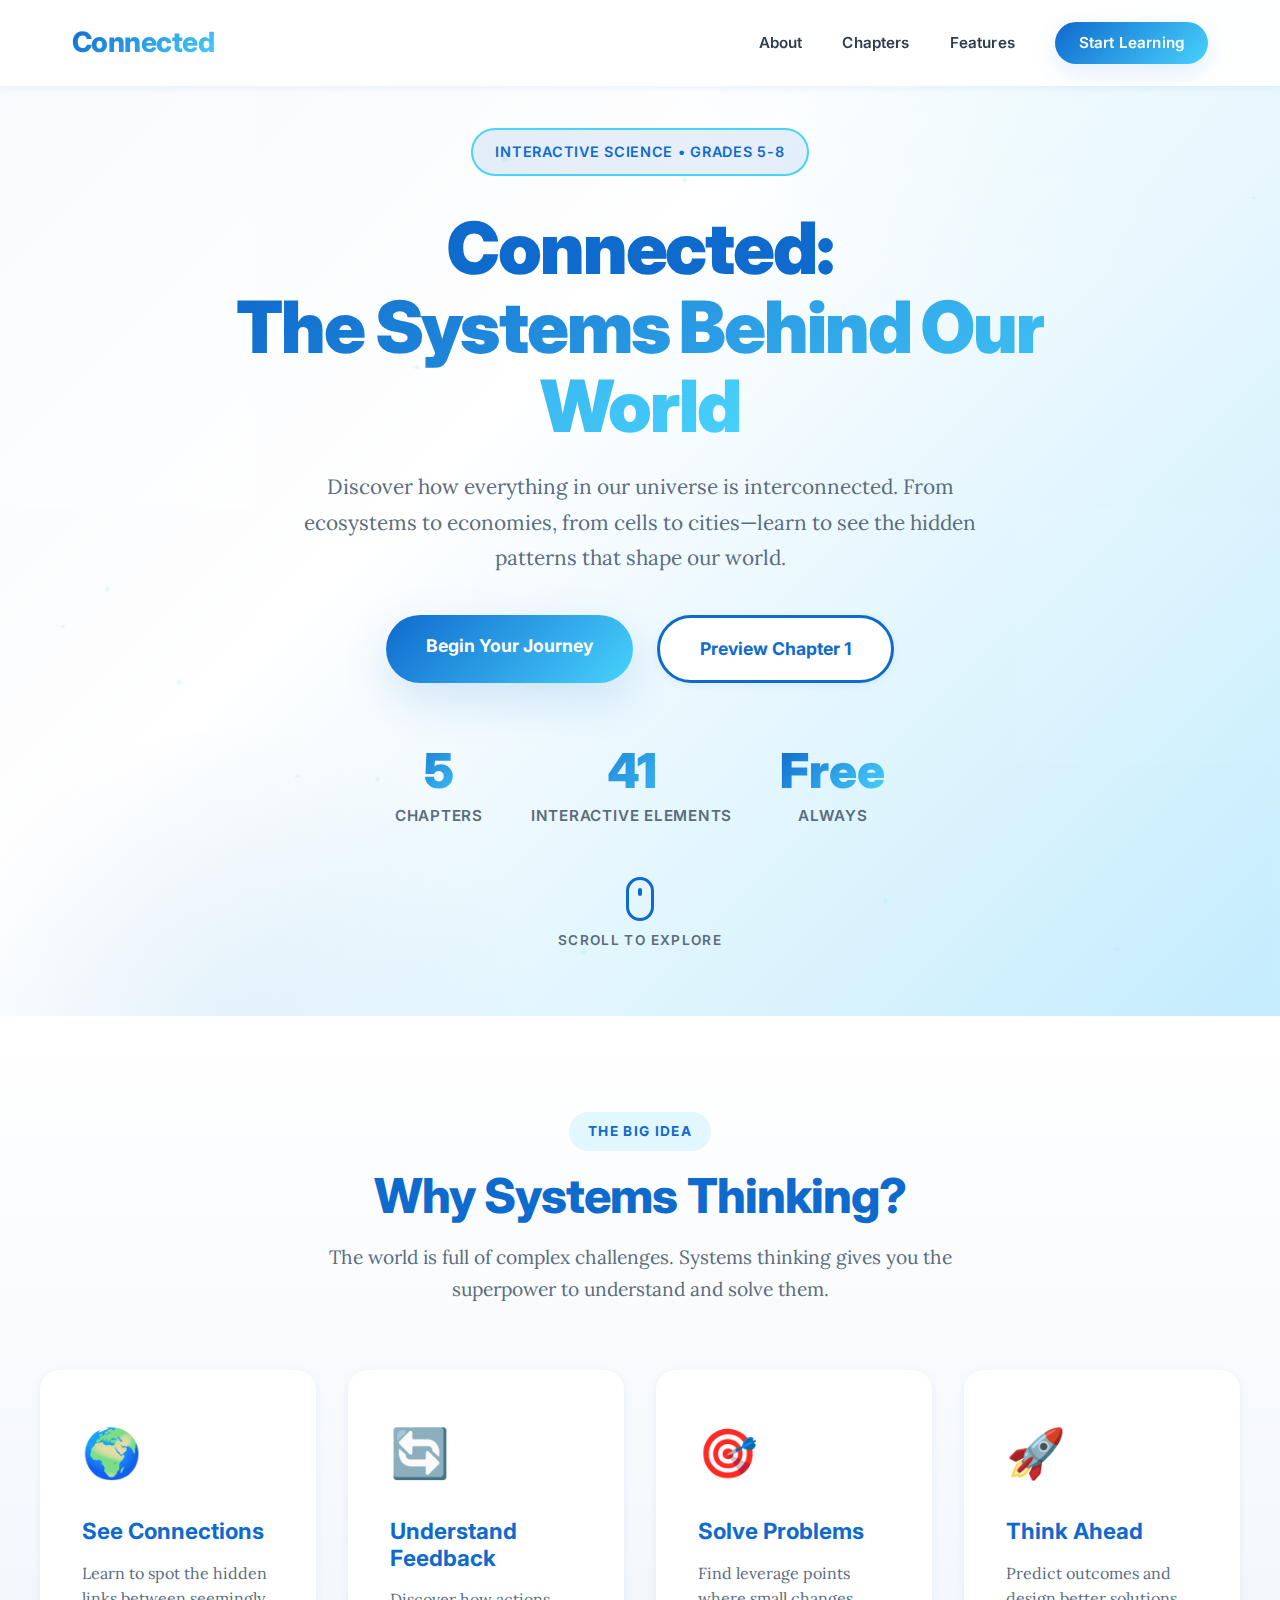
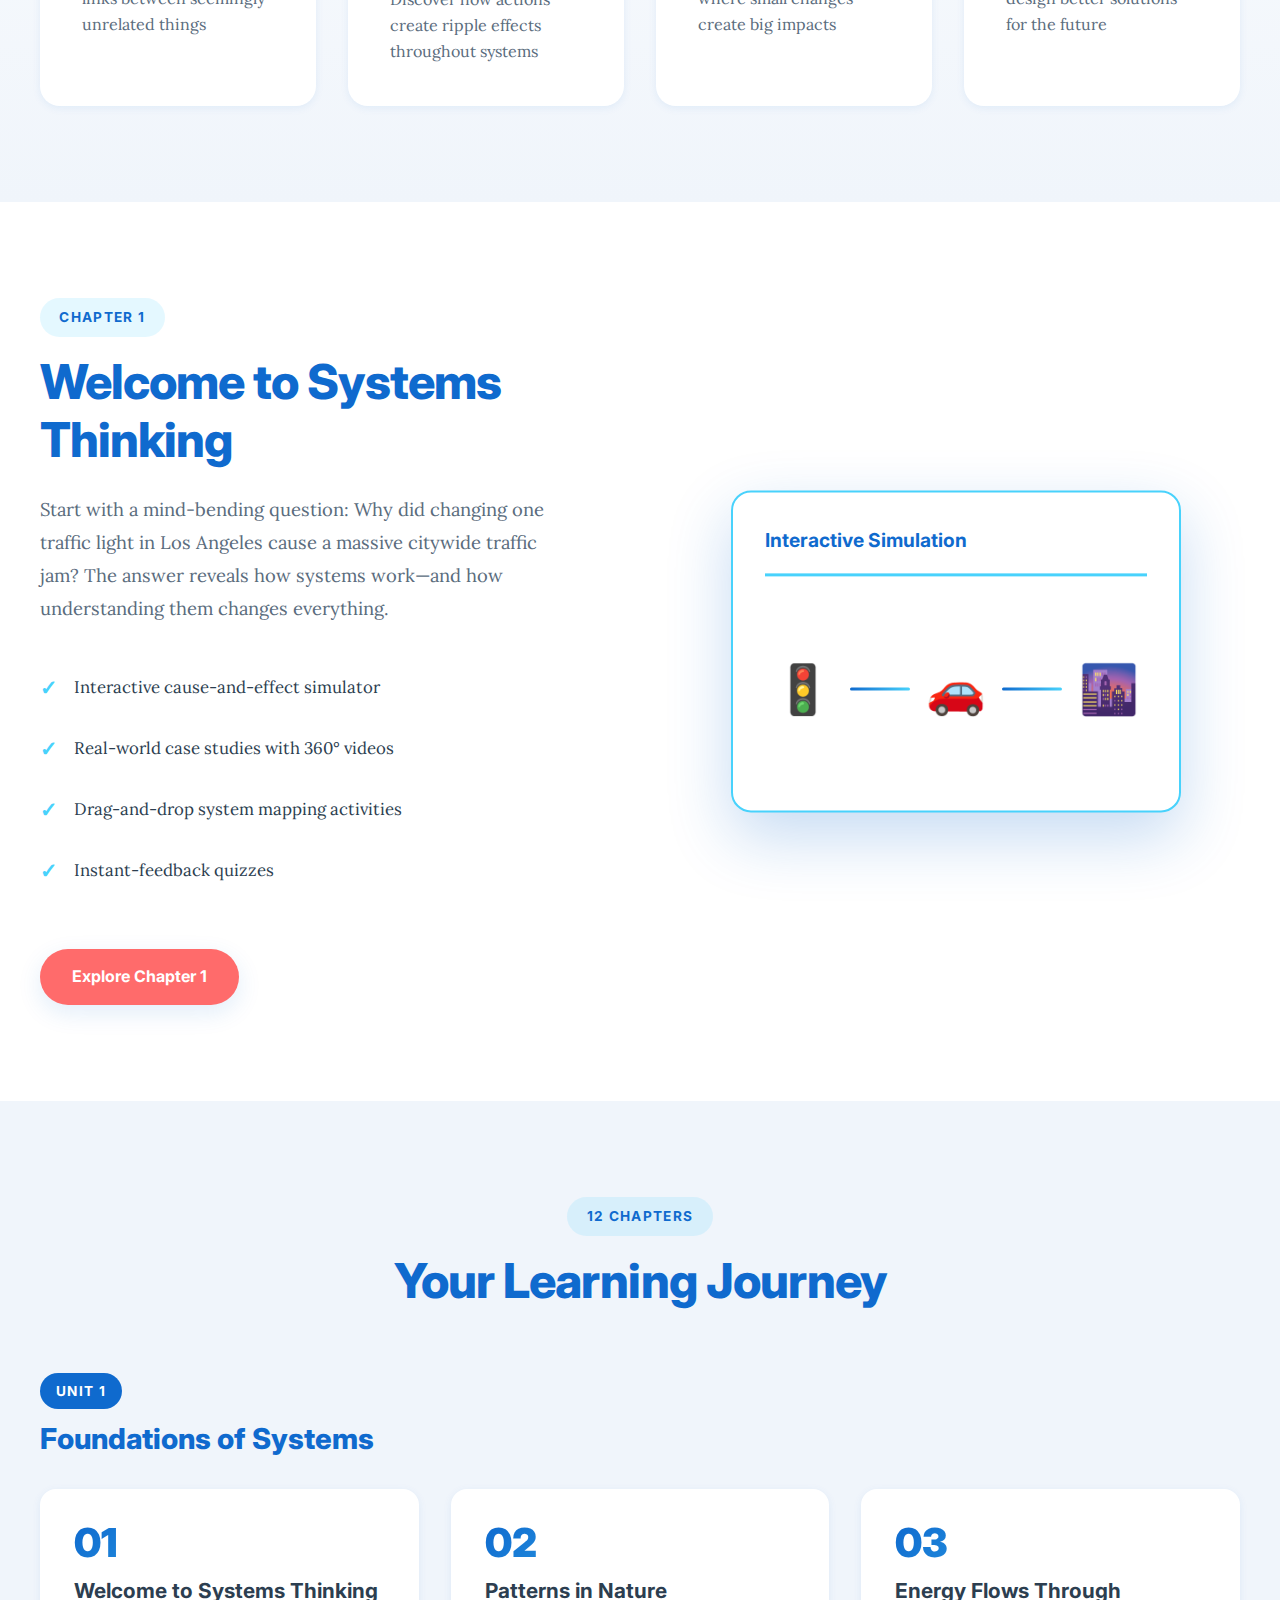
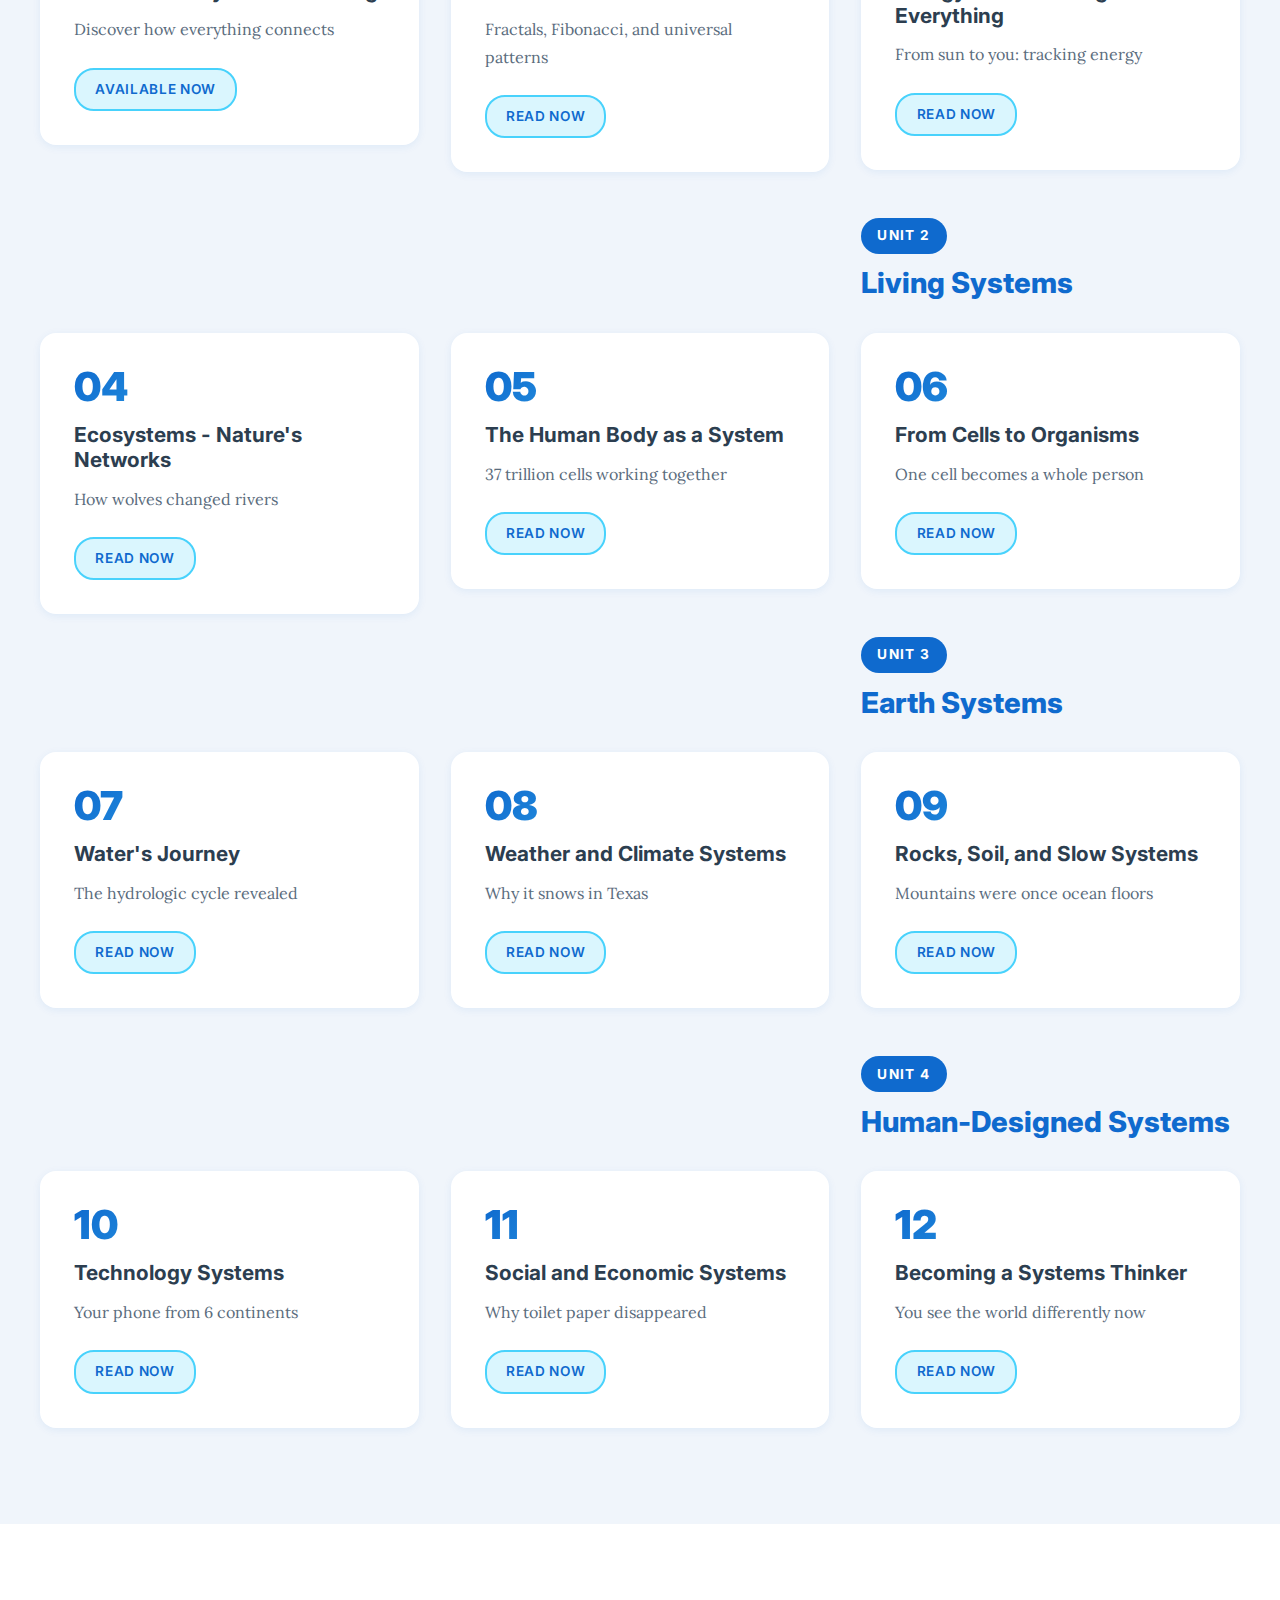
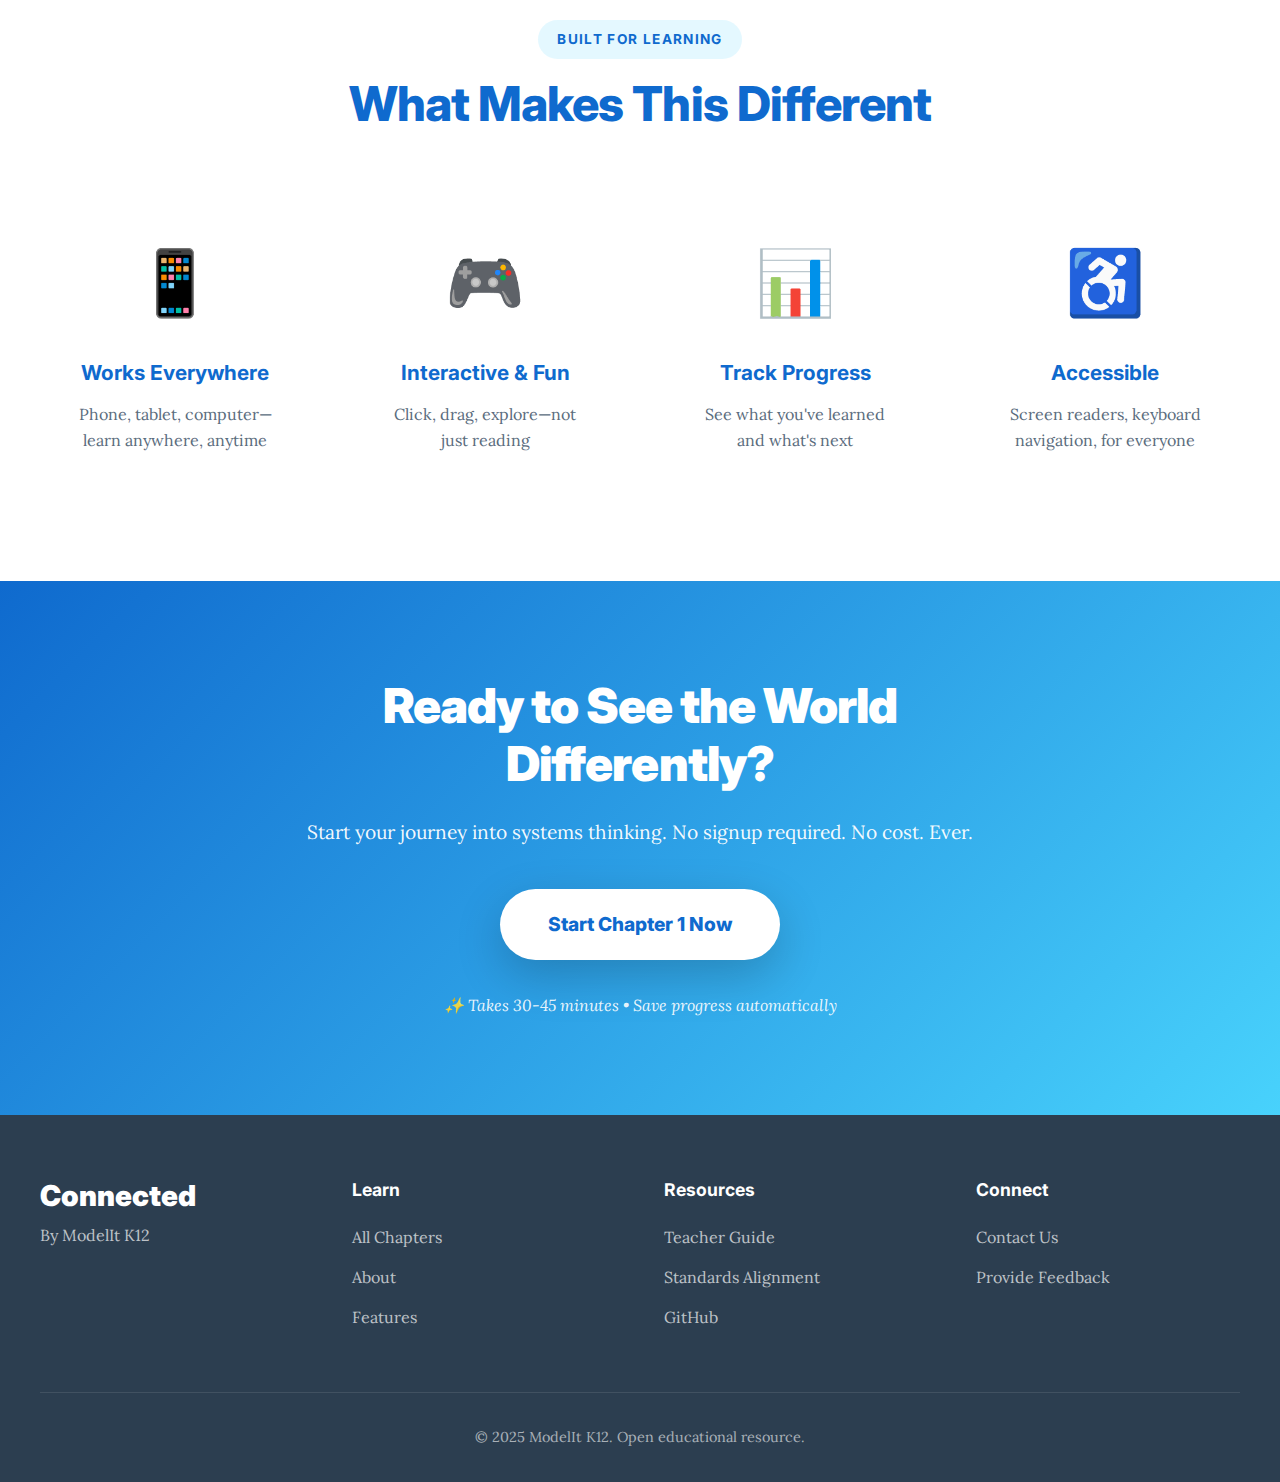
<file: index.html>
<!DOCTYPE html>
<html lang="en">
<head>
    <meta charset="UTF-8">
    <meta name="viewport" content="width=device-width, initial-scale=1.0">
    <meta name="description" content="Connected: The Systems Behind Our World - An interactive science textbook for grades 5-8">
    <title>Connected | Interactive Science Textbook</title>
    <link rel="preconnect" href="https://fonts.googleapis.com">
    <link rel="preconnect" href="https://fonts.gstatic.com" crossorigin>
    <link href="https://fonts.googleapis.com/css2?family=Inter:wght@400;600;800&family=Lora:wght@400;600&display=swap" rel="stylesheet">
    <link rel="stylesheet" href="css/main.css">
</head>
<body>
    <!-- Navigation -->
    <nav class="nav" id="mainNav">
        <div class="nav-container">
            <div class="nav-logo">Connected</div>
            <ul class="nav-menu">
                <li><a href="#about">About</a></li>
                <li><a href="#chapters">Chapters</a></li>
                <li><a href="#features">Features</a></li>
                <li><a href="#start" class="btn-primary">Start Learning</a></li>
            </ul>
        </div>
    </nav>

    <!-- Hero Section -->
    <section class="hero">
        <div class="hero-background"></div>
        <div class="hero-content">
            <div class="hero-badge">Interactive Science • Grades 5-8</div>
            <h1 class="hero-title">
                Connected:<br>
                <span class="gradient-text">The Systems Behind Our World</span>
            </h1>
            <p class="hero-description">
                Discover how everything in our universe is interconnected. From ecosystems to economies,
                from cells to cities—learn to see the hidden patterns that shape our world.
            </p>
            <div class="hero-cta">
                <a href="#start" class="btn-hero">Begin Your Journey</a>
                <a href="#preview" class="btn-secondary">Preview Chapter 1</a>
            </div>
            <div class="hero-stats">
                <div class="stat">
                    <div class="stat-number">12</div>
                    <div class="stat-label">Chapters</div>
                </div>
                <div class="stat">
                    <div class="stat-number">100+</div>
                    <div class="stat-label">Interactive Elements</div>
                </div>
                <div class="stat">
                    <div class="stat-number">Free</div>
                    <div class="stat-label">Always</div>
                </div>
            </div>
        </div>
        <div class="scroll-indicator">
            <div class="scroll-icon"></div>
            <span>Scroll to explore</span>
        </div>
    </section>

    <!-- Why Systems Thinking -->
    <section class="section why-section">
        <div class="container">
            <div class="section-header">
                <span class="section-tag">The Big Idea</span>
                <h2 class="section-title">Why Systems Thinking?</h2>
                <p class="section-subtitle">
                    The world is full of complex challenges. Systems thinking gives you the superpower
                    to understand and solve them.
                </p>
            </div>

            <div class="feature-grid">
                <div class="feature-card">
                    <div class="feature-icon">🌍</div>
                    <h3>See Connections</h3>
                    <p>Learn to spot the hidden links between seemingly unrelated things</p>
                </div>
                <div class="feature-card">
                    <div class="feature-icon">🔄</div>
                    <h3>Understand Feedback</h3>
                    <p>Discover how actions create ripple effects throughout systems</p>
                </div>
                <div class="feature-card">
                    <div class="feature-icon">🎯</div>
                    <h3>Solve Problems</h3>
                    <p>Find leverage points where small changes create big impacts</p>
                </div>
                <div class="feature-card">
                    <div class="feature-icon">🚀</div>
                    <h3>Think Ahead</h3>
                    <p>Predict outcomes and design better solutions for the future</p>
                </div>
            </div>
        </div>
    </section>

    <!-- Interactive Preview -->
    <section class="section preview-section" id="preview">
        <div class="container">
            <div class="preview-content">
                <div class="preview-text">
                    <span class="section-tag">Chapter 1</span>
                    <h2 class="section-title">Welcome to Systems Thinking</h2>
                    <p class="preview-description">
                        Start with a mind-bending question: Why did changing one traffic light in
                        Los Angeles cause a massive citywide traffic jam? The answer reveals how
                        systems work—and how understanding them changes everything.
                    </p>
                    <ul class="preview-list">
                        <li><span>✓</span> Interactive cause-and-effect simulator</li>
                        <li><span>✓</span> Real-world case studies with 360° videos</li>
                        <li><span>✓</span> Drag-and-drop system mapping activities</li>
                        <li><span>✓</span> Instant-feedback quizzes</li>
                    </ul>
                    <a href="chapters/chapter-01/" class="btn-preview">Explore Chapter 1</a>
                </div>
                <div class="preview-visual">
                    <div class="preview-card card-1">
                        <div class="card-header">Interactive Simulation</div>
                        <div class="card-body">
                            <div class="simulation-demo">
                                <div class="node">🚦</div>
                                <div class="connector"></div>
                                <div class="node">🚗</div>
                                <div class="connector"></div>
                                <div class="node">🌆</div>
                            </div>
                        </div>
                    </div>
                </div>
            </div>
        </div>
    </section>

    <!-- All Chapters -->
    <section class="section chapters-section" id="chapters">
        <div class="container">
            <div class="section-header">
                <span class="section-tag">12 Chapters</span>
                <h2 class="section-title">Your Learning Journey</h2>
            </div>

            <div class="chapters-grid">
                <!-- Unit 1 -->
                <div class="unit-header">
                    <div class="unit-number">Unit 1</div>
                    <h3>Foundations of Systems</h3>
                </div>

                <a href="chapters/chapter-01/" class="chapter-link">
                <div class="chapter-card">
                    <div class="chapter-number">01</div>
                    <h4>Welcome to Systems Thinking</h4>
                    <p>Discover how everything connects</p>
                    <span class="chapter-badge available">Available Now</span>
                </div>

                <a href="chapters/chapter-02/" class="chapter-link">
                <div class="chapter-card">
                    <div class="chapter-number">02</div>
                    <h4>Patterns in Nature</h4>
                    <p>Fractals, Fibonacci, and universal patterns</p>
                    <span class="chapter-badge available">Read Now</span>
                </div>
                </a>
                </a>
                </a>
                </a>
                </a>
                </a>
                </a>
                </a>
                </a>
                </a>
                </a>
                </a>

                <a href="chapters/chapter-03/" class="chapter-link">
                <div class="chapter-card">
                    <div class="chapter-number">03</div>
                    <h4>Energy Flows Through Everything</h4>
                    <p>From sun to you: tracking energy</p>
                    <span class="chapter-badge available">Read Now</span>
                </div>

                <!-- Unit 2 -->
                <div class="unit-header">
                    <div class="unit-number">Unit 2</div>
                    <h3>Living Systems</h3>
                </div>

                <a href="chapters/chapter-04/" class="chapter-link">
                <div class="chapter-card">
                    <div class="chapter-number">04</div>
                    <h4>Ecosystems - Nature's Networks</h4>
                    <p>How wolves changed rivers</p>
                    <span class="chapter-badge available">Read Now</span>
                </div>

                <a href="chapters/chapter-05/" class="chapter-link">
                <div class="chapter-card">
                    <div class="chapter-number">05</div>
                    <h4>The Human Body as a System</h4>
                    <p>37 trillion cells working together</p>
                    <span class="chapter-badge available">Read Now</span>
                </div>

                <a href="chapters/chapter-06/" class="chapter-link">
                <div class="chapter-card">
                    <div class="chapter-number">06</div>
                    <h4>From Cells to Organisms</h4>
                    <p>One cell becomes a whole person</p>
                    <span class="chapter-badge available">Read Now</span>
                </div>

                <!-- Unit 3 -->
                <div class="unit-header">
                    <div class="unit-number">Unit 3</div>
                    <h3>Earth Systems</h3>
                </div>

                <a href="chapters/chapter-07/" class="chapter-link">
                <div class="chapter-card">
                    <div class="chapter-number">07</div>
                    <h4>Water's Journey</h4>
                    <p>The hydrologic cycle revealed</p>
                    <span class="chapter-badge available">Read Now</span>
                </div>

                <a href="chapters/chapter-08/" class="chapter-link">
                <div class="chapter-card">
                    <div class="chapter-number">08</div>
                    <h4>Weather and Climate Systems</h4>
                    <p>Why it snows in Texas</p>
                    <span class="chapter-badge available">Read Now</span>
                </div>

                <a href="chapters/chapter-09/" class="chapter-link">
                <div class="chapter-card">
                    <div class="chapter-number">09</div>
                    <h4>Rocks, Soil, and Slow Systems</h4>
                    <p>Mountains were once ocean floors</p>
                    <span class="chapter-badge available">Read Now</span>
                </div>

                <!-- Unit 4 -->
                <div class="unit-header">
                    <div class="unit-number">Unit 4</div>
                    <h3>Human-Designed Systems</h3>
                </div>

                <a href="chapters/chapter-10/" class="chapter-link">
                <div class="chapter-card">
                    <div class="chapter-number">10</div>
                    <h4>Technology Systems</h4>
                    <p>Your phone from 6 continents</p>
                    <span class="chapter-badge available">Read Now</span>
                </div>

                <a href="chapters/chapter-11/" class="chapter-link">
                <div class="chapter-card">
                    <div class="chapter-number">11</div>
                    <h4>Social and Economic Systems</h4>
                    <p>Why toilet paper disappeared</p>
                    <span class="chapter-badge available">Read Now</span>
                </div>

                <a href="chapters/chapter-12/" class="chapter-link">
                <div class="chapter-card">
                    <div class="chapter-number">12</div>
                    <h4>Becoming a Systems Thinker</h4>
                    <p>You see the world differently now</p>
                    <span class="chapter-badge available">Read Now</span>
                </div>
            </div>
        </div>
    </section>

    <!-- Features -->
    <section class="section features-section" id="features">
        <div class="container">
            <div class="section-header">
                <span class="section-tag">Built for Learning</span>
                <h2 class="section-title">What Makes This Different</h2>
            </div>

            <div class="features-showcase">
                <div class="showcase-item">
                    <div class="showcase-visual">📱</div>
                    <h3>Works Everywhere</h3>
                    <p>Phone, tablet, computer—learn anywhere, anytime</p>
                </div>
                <div class="showcase-item">
                    <div class="showcase-visual">🎮</div>
                    <h3>Interactive & Fun</h3>
                    <p>Click, drag, explore—not just reading</p>
                </div>
                <div class="showcase-item">
                    <div class="showcase-visual">📊</div>
                    <h3>Track Progress</h3>
                    <p>See what you've learned and what's next</p>
                </div>
                <div class="showcase-item">
                    <div class="showcase-visual">♿</div>
                    <h3>Accessible</h3>
                    <p>Screen readers, keyboard navigation, for everyone</p>
                </div>
            </div>
        </div>
    </section>

    <!-- CTA Section -->
    <section class="section cta-section" id="start">
        <div class="container">
            <div class="cta-content">
                <h2 class="cta-title">Ready to See the World Differently?</h2>
                <p class="cta-description">
                    Start your journey into systems thinking. No signup required. No cost. Ever.
                </p>
                <a href="chapters/chapter-01/" class="btn-cta">Start Chapter 1 Now</a>
                <p class="cta-note">✨ Takes 30-45 minutes • Save progress automatically</p>
            </div>
        </div>
    </section>

    <!-- Footer -->
    <footer class="footer">
        <div class="container">
            <div class="footer-content">
                <div class="footer-brand">
                    <h3>Connected</h3>
                    <p>By ModelIt K12</p>
                </div>
                <div class="footer-links">
                    <h4>Learn</h4>
                    <ul>
                        <li><a href="#chapters">All Chapters</a></li>
                        <li><a href="#about">About</a></li>
                        <li><a href="#features">Features</a></li>
                    </ul>
                </div>
                <div class="footer-links">
                    <h4>Resources</h4>
                    <ul>
                        <li><a href="#">Teacher Guide</a></li>
                        <li><a href="#">Standards Alignment</a></li>
                        <li><a href="https://github.com/charlesmartinedd/modelit-textbook-interactive">GitHub</a></li>
                    </ul>
                </div>
                <div class="footer-links">
                    <h4>Connect</h4>
                    <ul>
                        <li><a href="#">Contact Us</a></li>
                        <li><a href="#">Provide Feedback</a></li>
                    </ul>
                </div>
            </div>
            <div class="footer-bottom">
                <p>&copy; 2025 ModelIt K12. Open educational resource.</p>
            </div>
        </div>
    </footer>

    <script src="js/main.js"></script>
</body>
</html>
</file>
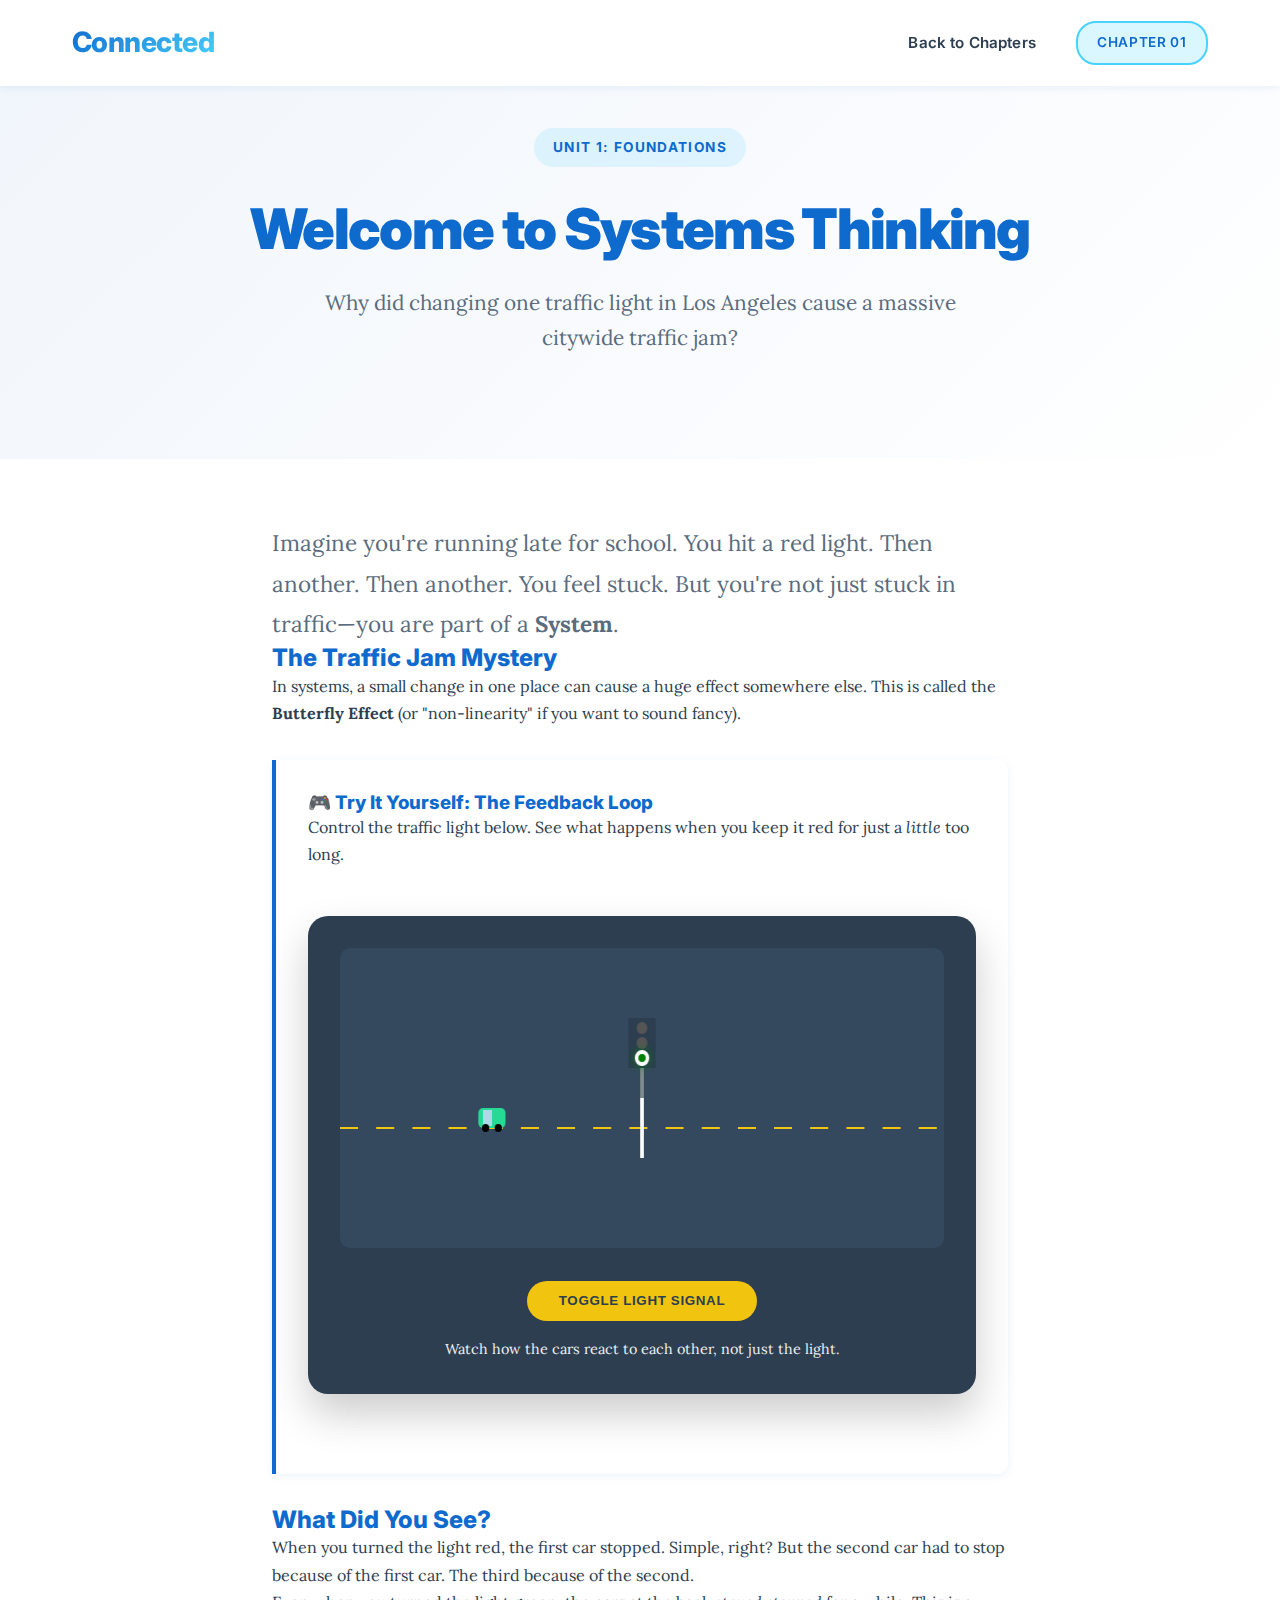
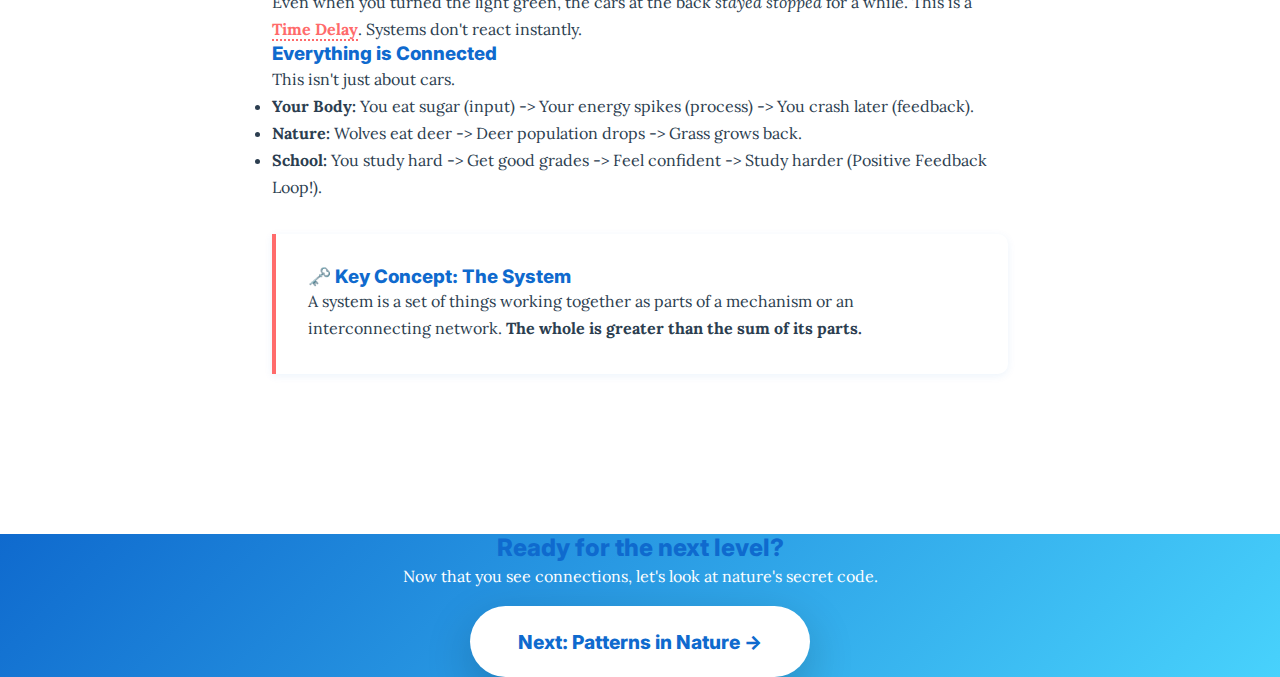
<file: chapters/chapter-01/index.html>
<!DOCTYPE html>
<html lang="en">
<head>
    <meta charset="UTF-8">
    <meta name="viewport" content="width=device-width, initial-scale=1.0">
    <title>Chapter 1: Welcome to Systems Thinking | Connected</title>
    <link rel="preconnect" href="https://fonts.googleapis.com">
    <link rel="preconnect" href="https://fonts.gstatic.com" crossorigin>
    <link href="https://fonts.googleapis.com/css2?family=Inter:wght@400;600;800&family=Lora:wght@400;600&display=swap" rel="stylesheet">
    <link rel="stylesheet" href="../../css/main.css">
    <style>
        /* Chapter Specific Styles */
        .chapter-header {
            background: linear-gradient(135deg, #f0f5fb 0%, #ffffff 100%);
            padding: 8rem 2rem 4rem;
            text-align: center;
        }
        
        .simulation-container {
            background: #2c3e50;
            border-radius: 20px;
            padding: 2rem;
            margin: 3rem 0;
            box-shadow: 0 20px 40px rgba(0,0,0,0.2);
            position: relative;
            overflow: hidden;
        }

        canvas {
            width: 100%;
            height: 300px;
            background: #34495e;
            border-radius: 10px;
        }

        .sim-controls {
            display: flex;
            justify-content: center;
            gap: 1rem;
            margin-top: 1.5rem;
        }

        .btn-sim {
            background: #f1c40f;
            color: #2c3e50;
            border: none;
            padding: 0.8rem 2rem;
            font-weight: 800;
            border-radius: 50px;
            cursor: pointer;
            transition: transform 0.2s;
            text-transform: uppercase;
            letter-spacing: 0.05em;
        }

        .btn-sim:hover {
            transform: scale(1.05);
            background: #f39c12;
        }

        .content-block {
            max-width: 800px;
            margin: 0 auto;
            padding: 4rem 2rem;
        }

        .concept-card {
            background: white;
            border-left: 4px solid var(--primary-blue);
            padding: 2rem;
            margin: 2rem 0;
            box-shadow: var(--shadow-sm);
            border-radius: 0 10px 10px 0;
        }

        .key-term {
            color: var(--accent-coral);
            font-weight: 700;
            cursor: help;
            border-bottom: 2px dotted var(--accent-coral);
        }
    </style>
</head>
<body>
    <!-- Navigation -->
    <nav class="nav">
        <div class="nav-container">
            <a href="../../index.html" class="nav-logo">Connected</a>
            <ul class="nav-menu">
                <li><a href="../../index.html#chapters">Back to Chapters</a></li>
                <li><span class="chapter-badge available">Chapter 01</span></li>
            </ul>
        </div>
    </nav>

    <!-- Chapter Hero -->
    <header class="chapter-header">
        <div class="container">
            <span class="section-tag">Unit 1: Foundations</span>
            <h1 class="hero-title" style="font-size: 3.5rem; margin-top: 1rem;">Welcome to Systems Thinking</h1>
            <p class="hero-description">
                Why did changing one traffic light in Los Angeles cause a massive citywide traffic jam?
            </p>
        </div>
    </header>

    <!-- Main Content -->
    <main>
        <article class="content-block">
            <p class="lead-text" style="font-size: 1.4rem; line-height: 1.8; color: var(--gray-text);">
                Imagine you're running late for school. You hit a red light. Then another. Then another. 
                You feel stuck. But you're not just stuck in traffic—you are part of a <strong>System</strong>.
            </p>

            <h2>The Traffic Jam Mystery</h2>
            <p>
                In systems, a small change in one place can cause a huge effect somewhere else. 
                This is called the <strong>Butterfly Effect</strong> (or "non-linearity" if you want to sound fancy).
            </p>

            <div class="concept-card">
                <h3>🎮 Try It Yourself: The Feedback Loop</h3>
                <p>Control the traffic light below. See what happens when you keep it red for just a <em>little</em> too long.</p>
                
                <div class="simulation-container">
                    <canvas id="trafficCanvas"></canvas>
                    <div class="sim-controls">
                        <button id="toggleLightBtn" class="btn-sim">Toggle Light Signal</button>
                    </div>
                    <p style="color: #ecf0f1; text-align: center; margin-top: 1rem; font-size: 0.9rem;">
                        Watch how the cars react to each other, not just the light.
                    </p>
                </div>
            </div>

            <h2>What Did You See?</h2>
            <p>
                When you turned the light red, the first car stopped. Simple, right? 
                But the second car had to stop because of the first car. The third because of the second.
            </p>
            <p>
                Even when you turned the light green, the cars at the back <em>stayed stopped</em> for a while. 
                This is a <span class="key-term" title="A delay between a cause and its effect">Time Delay</span>. 
                Systems don't react instantly.
            </p>

            <h3>Everything is Connected</h3>
            <p>
                This isn't just about cars.
                <ul>
                    <li><strong>Your Body:</strong> You eat sugar (input) -> Your energy spikes (process) -> You crash later (feedback).</li>
                    <li><strong>Nature:</strong> Wolves eat deer -> Deer population drops -> Grass grows back.</li>
                    <li><strong>School:</strong> You study hard -> Get good grades -> Feel confident -> Study harder (Positive Feedback Loop!).</li>
                </ul>
            </p>

            <div class="concept-card" style="border-left-color: var(--accent-coral);">
                <h3>🗝️ Key Concept: The System</h3>
                <p>
                    A system is a set of things working together as parts of a mechanism or an interconnecting network.
                    <strong>The whole is greater than the sum of its parts.</strong>
                </p>
            </div>

        </article>

        <!-- Next Chapter CTA -->
        <section class="cta-section" style="margin-top: 4rem;">
            <div class="container">
                <h2>Ready for the next level?</h2>
                <p>Now that you see connections, let's look at nature's secret code.</p>
                <a href="../chapter-02/" class="btn-cta" style="margin-top: 1rem;">Next: Patterns in Nature →</a>
            </div>
        </section>
    </main>

    <!-- Scripts -->
    <script src="../../js/main.js"></script>
    <script src="traffic-simulation.js"></script>
</body>
</html>
</file>
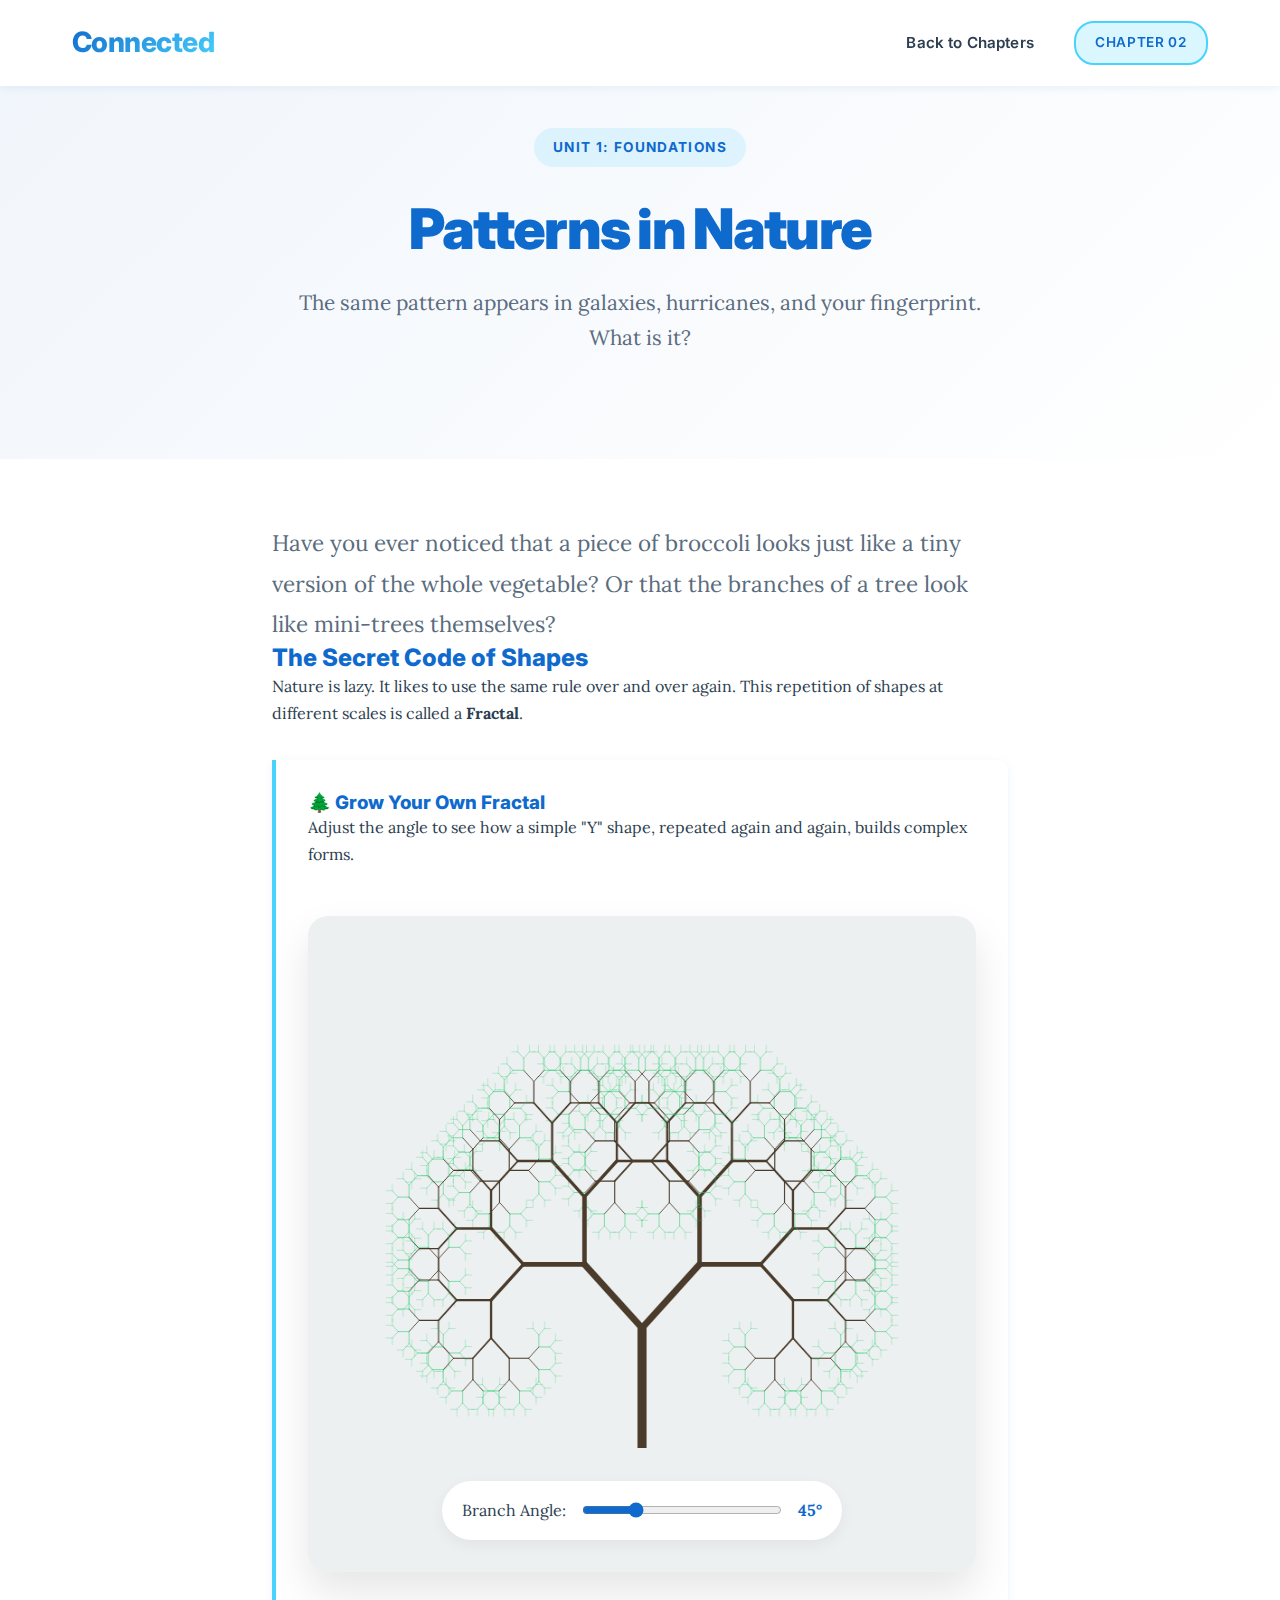
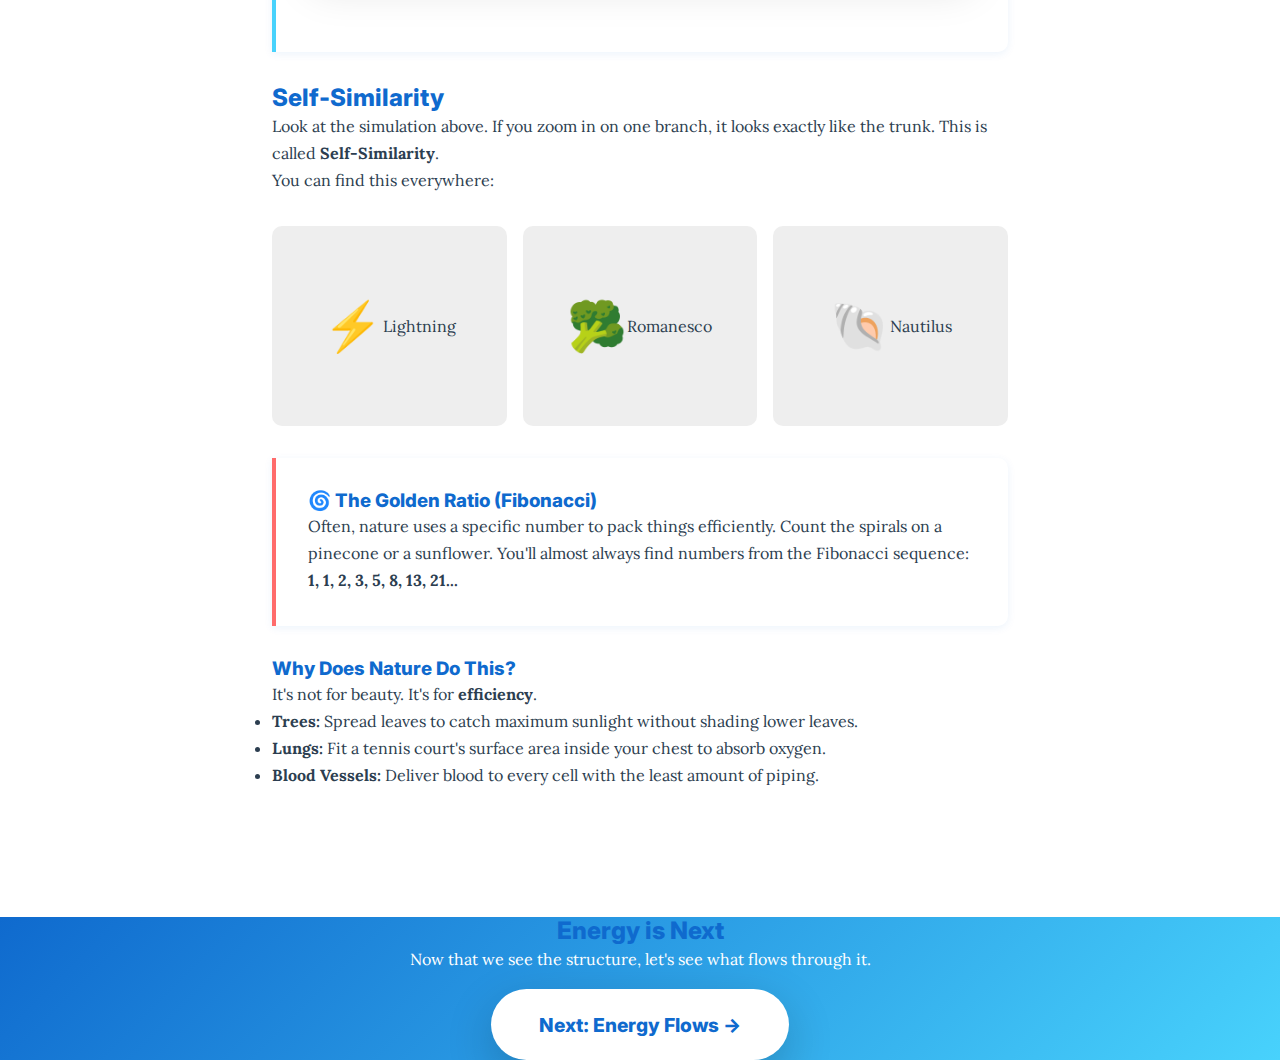
<file: chapters/chapter-02/index.html>
<!DOCTYPE html>
<html lang="en">
<head>
    <meta charset="UTF-8">
    <meta name="viewport" content="width=device-width, initial-scale=1.0">
    <title>Chapter 2: Patterns in Nature | Connected</title>
    <link rel="preconnect" href="https://fonts.googleapis.com">
    <link rel="preconnect" href="https://fonts.gstatic.com" crossorigin>
    <link href="https://fonts.googleapis.com/css2?family=Inter:wght@400;600;800&family=Lora:wght@400;600&display=swap" rel="stylesheet">
    <link rel="stylesheet" href="../../css/main.css">
    <style>
        .chapter-header {
            background: linear-gradient(135deg, #f0f5fb 0%, #ffffff 100%);
            padding: 8rem 2rem 4rem;
            text-align: center;
        }
        
        .simulation-container {
            background: #ecf0f1;
            border-radius: 20px;
            padding: 2rem;
            margin: 3rem 0;
            box-shadow: 0 20px 40px rgba(0,0,0,0.1);
            position: relative;
            overflow: hidden;
        }

        canvas {
            width: 100%;
            height: 500px;
            background: transparent;
        }

        .sim-controls {
            display: flex;
            justify-content: center;
            align-items: center;
            gap: 1rem;
            margin-top: 1.5rem;
            background: white;
            padding: 1rem;
            border-radius: 50px;
            box-shadow: 0 5px 15px rgba(0,0,0,0.05);
            max-width: 400px;
            margin-left: auto;
            margin-right: auto;
        }

        input[type=range] {
            width: 200px;
            accent-color: var(--primary-blue);
        }

        .content-block {
            max-width: 800px;
            margin: 0 auto;
            padding: 4rem 2rem;
        }

        .concept-card {
            background: white;
            border-left: 4px solid var(--bright-cyan);
            padding: 2rem;
            margin: 2rem 0;
            box-shadow: var(--shadow-sm);
            border-radius: 0 10px 10px 0;
        }

        .grid-images {
            display: grid;
            grid-template-columns: repeat(auto-fit, minmax(200px, 1fr));
            gap: 1rem;
            margin: 2rem 0;
        }

        .grid-item {
            background: #eee;
            height: 200px;
            border-radius: 10px;
            display: flex;
            align-items: center;
            justify-content: center;
            font-size: 3rem;
        }
    </style>
</head>
<body>
    <!-- Navigation -->
    <nav class="nav">
        <div class="nav-container">
            <a href="../../index.html" class="nav-logo">Connected</a>
            <ul class="nav-menu">
                <li><a href="../../index.html#chapters">Back to Chapters</a></li>
                <li><span class="chapter-badge available">Chapter 02</span></li>
            </ul>
        </div>
    </nav>

    <!-- Chapter Hero -->
    <header class="chapter-header">
        <div class="container">
            <span class="section-tag">Unit 1: Foundations</span>
            <h1 class="hero-title" style="font-size: 3.5rem; margin-top: 1rem;">Patterns in Nature</h1>
            <p class="hero-description">
                The same pattern appears in galaxies, hurricanes, and your fingerprint. What is it?
            </p>
        </div>
    </header>

    <!-- Main Content -->
    <main>
        <article class="content-block">
            <p class="lead-text" style="font-size: 1.4rem; line-height: 1.8; color: var(--gray-text);">
                Have you ever noticed that a piece of broccoli looks just like a tiny version of the whole vegetable? 
                Or that the branches of a tree look like mini-trees themselves?
            </p>

            <h2>The Secret Code of Shapes</h2>
            <p>
                Nature is lazy. It likes to use the same rule over and over again. 
                This repetition of shapes at different scales is called a <strong>Fractal</strong>.
            </p>

            <div class="concept-card">
                <h3>🌲 Grow Your Own Fractal</h3>
                <p>Adjust the angle to see how a simple "Y" shape, repeated again and again, builds complex forms.</p>
                
                <div class="simulation-container">
                    <canvas id="fractalCanvas"></canvas>
                    <div class="sim-controls">
                        <label for="angleSlider">Branch Angle:</label>
                        <input type="range" id="angleSlider" min="0" max="180" value="45">
                        <span id="angleValue" style="font-weight: bold; color: var(--primary-blue);">45°</span>
                    </div>
                </div>
            </div>

            <h2>Self-Similarity</h2>
            <p>
                Look at the simulation above. If you zoom in on one branch, it looks exactly like the trunk. 
                This is called <strong>Self-Similarity</strong>.
            </p>
            <p>
                You can find this everywhere:
            </p>
            
            <div class="grid-images">
                <div class="grid-item">⚡ <br><span style="font-size: 1rem">Lightning</span></div>
                <div class="grid-item">🥦 <br><span style="font-size: 1rem">Romanesco</span></div>
                <div class="grid-item">🐚 <br><span style="font-size: 1rem">Nautilus</span></div>
            </div>

            <div class="concept-card" style="border-left-color: var(--accent-coral);">
                <h3>🌀 The Golden Ratio (Fibonacci)</h3>
                <p>
                    Often, nature uses a specific number to pack things efficiently. 
                    Count the spirals on a pinecone or a sunflower. You'll almost always find numbers from the Fibonacci sequence: 
                    <strong>1, 1, 2, 3, 5, 8, 13, 21...</strong>
                </p>
            </div>

            <h3>Why Does Nature Do This?</h3>
            <p>
                It's not for beauty. It's for <strong>efficiency</strong>.
                <ul>
                    <li><strong>Trees:</strong> Spread leaves to catch maximum sunlight without shading lower leaves.</li>
                    <li><strong>Lungs:</strong> Fit a tennis court's surface area inside your chest to absorb oxygen.</li>
                    <li><strong>Blood Vessels:</strong> Deliver blood to every cell with the least amount of piping.</li>
                </ul>
            </p>

        </article>

        <!-- Next Chapter CTA -->
        <section class="cta-section" style="margin-top: 4rem;">
            <div class="container">
                <h2>Energy is Next</h2>
                <p>Now that we see the structure, let's see what flows through it.</p>
                <a href="../chapter-03/" class="btn-cta" style="margin-top: 1rem;">Next: Energy Flows →</a>
            </div>
        </section>
    </main>

    <!-- Scripts -->
    <script src="../../js/main.js"></script>
    <script src="fractal.js"></script>
</body>
</html>
</file>
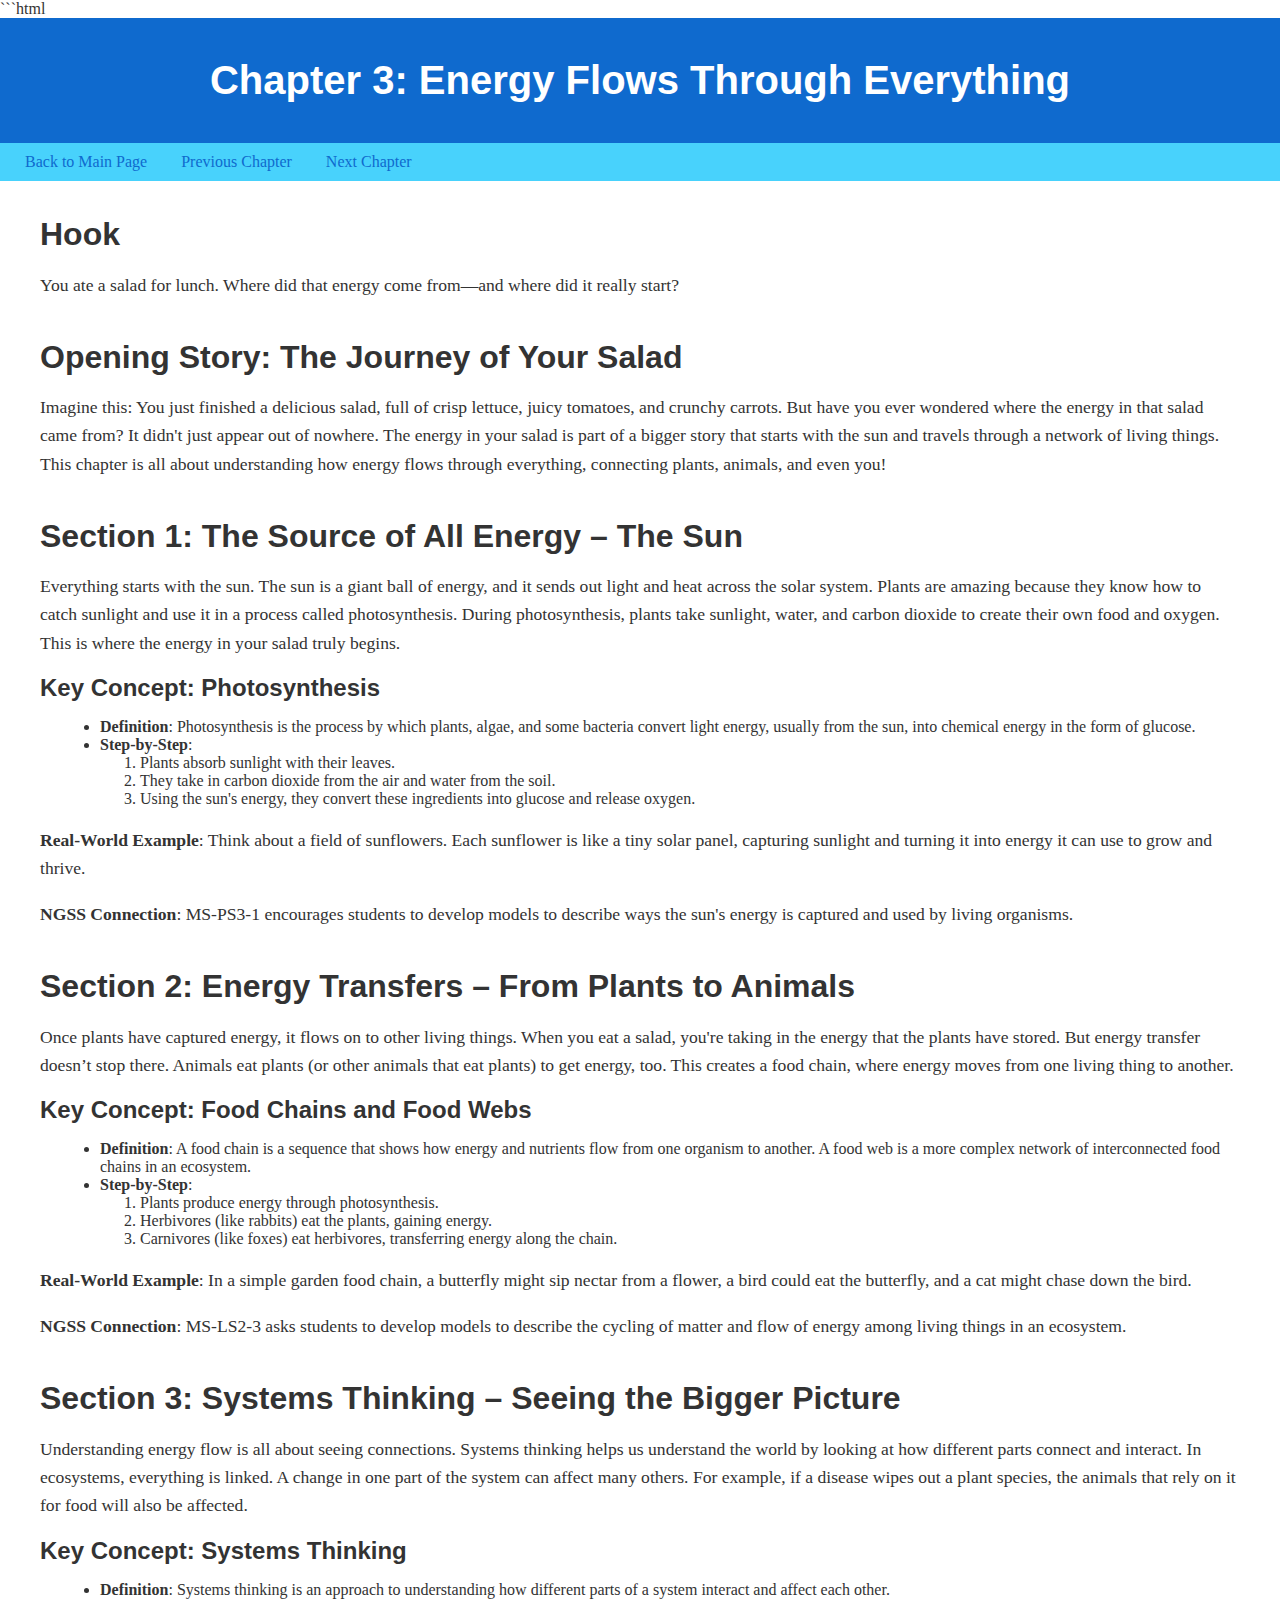
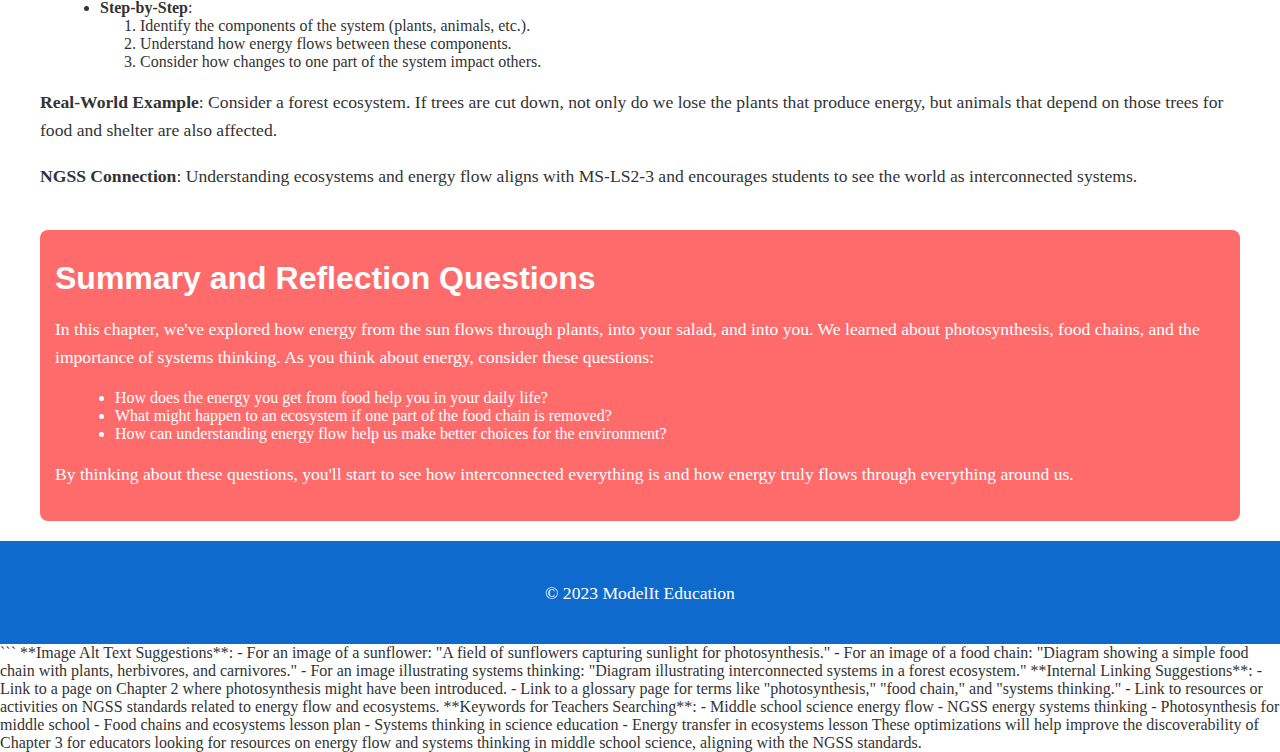
<file: chapters/chapter-03/index.html>
```html
<!DOCTYPE html>
<html lang="en">

<head>
    <meta charset="UTF-8">
    <meta name="viewport" content="width=device-width, initial-scale=1.0">
    <title>Chapter 3: Energy Flows Through Everything - Middle School Science</title>
    <meta name="description" content="Explore how energy flows through ecosystems, from the sun to food chains, with systems thinking, aligned with NGSS standards for middle school.">
    <style>
        body {
            font-family: 'Lora', serif;
            margin: 0;
            padding: 0;
            background-color: #ffffff;
            color: #333;
        }

        header {
            background-color: #0F6ACE;
            color: white;
            text-align: center;
            padding: 20px;
        }

        nav {
            background-color: #48d2fc;
            padding: 10px;
        }

        nav a {
            color: #0F6ACE;
            text-decoration: none;
            margin: 0 15px;
        }

        nav a:hover {
            color: #FF6B6B;
            transition: color 0.3s;
        }

        .container {
            max-width: 1200px;
            margin: auto;
            padding: 20px;
        }

        .section {
            margin-bottom: 40px;
        }

        h1, h2, h3 {
            font-family: 'Inter', sans-serif;
            font-weight: 600;
        }

        h1 {
            font-size: 2.5em;
            margin: 20px 0;
        }

        h2 {
            font-size: 2em;
            margin: 15px 0;
        }

        h3 {
            font-size: 1.5em;
            margin: 10px 0;
        }

        p {
            font-size: 1.1em;
            line-height: 1.6;
        }

        ul {
            list-style-type: disc;
            margin-left: 20px;
        }

        .diagram {
            margin: 20px 0;
            text-align: center;
        }

        .reflection {
            background-color: #FF6B6B;
            color: white;
            padding: 15px;
            border-radius: 8px;
        }

        footer {
            text-align: center;
            padding: 20px;
            background-color: #0F6ACE;
            color: white;
        }

        @media (max-width: 768px) {
            h1 {
                font-size: 2em;
            }
            h2 {
                font-size: 1.5em;
            }
            p {
                font-size: 1em;
            }
        }
    </style>
</head>

<body>

    <header>
        <h1>Chapter 3: Energy Flows Through Everything</h1>
    </header>

    <nav>
        <a href="index.html">Back to Main Page</a>
        <a href="chapter2.html">Previous Chapter</a>
        <a href="chapter4.html">Next Chapter</a>
    </nav>

    <div class="container">

        <div class="section">
            <h2>Hook</h2>
            <p>You ate a salad for lunch. Where did that energy come from—and where did it really start?</p>
        </div>

        <div class="section">
            <h2>Opening Story: The Journey of Your Salad</h2>
            <p>Imagine this: You just finished a delicious salad, full of crisp lettuce, juicy tomatoes, and crunchy carrots. But have you ever wondered where the energy in that salad came from? It didn't just appear out of nowhere. The energy in your salad is part of a bigger story that starts with the sun and travels through a network of living things. This chapter is all about understanding how energy flows through everything, connecting plants, animals, and even you!</p>
        </div>

        <div class="section">
            <h2>Section 1: The Source of All Energy – The Sun</h2>
            <p>Everything starts with the sun. The sun is a giant ball of energy, and it sends out light and heat across the solar system. Plants are amazing because they know how to catch sunlight and use it in a process called photosynthesis. During photosynthesis, plants take sunlight, water, and carbon dioxide to create their own food and oxygen. This is where the energy in your salad truly begins.</p>
            <h3>Key Concept: Photosynthesis</h3>
            <ul>
                <li><strong>Definition</strong>: Photosynthesis is the process by which plants, algae, and some bacteria convert light energy, usually from the sun, into chemical energy in the form of glucose.</li>
                <li><strong>Step-by-Step</strong>:
                    <ol>
                        <li>Plants absorb sunlight with their leaves.</li>
                        <li>They take in carbon dioxide from the air and water from the soil.</li>
                        <li>Using the sun's energy, they convert these ingredients into glucose and release oxygen.</li>
                    </ol>
                </li>
            </ul>
            <p><strong>Real-World Example</strong>: Think about a field of sunflowers. Each sunflower is like a tiny solar panel, capturing sunlight and turning it into energy it can use to grow and thrive.</p>
            <p><strong>NGSS Connection</strong>: MS-PS3-1 encourages students to develop models to describe ways the sun's energy is captured and used by living organisms.</p>
        </div>

        <div class="section">
            <h2>Section 2: Energy Transfers – From Plants to Animals</h2>
            <p>Once plants have captured energy, it flows on to other living things. When you eat a salad, you're taking in the energy that the plants have stored. But energy transfer doesn’t stop there. Animals eat plants (or other animals that eat plants) to get energy, too. This creates a food chain, where energy moves from one living thing to another.</p>
            <h3>Key Concept: Food Chains and Food Webs</h3>
            <ul>
                <li><strong>Definition</strong>: A food chain is a sequence that shows how energy and nutrients flow from one organism to another. A food web is a more complex network of interconnected food chains in an ecosystem.</li>
                <li><strong>Step-by-Step</strong>:
                    <ol>
                        <li>Plants produce energy through photosynthesis.</li>
                        <li>Herbivores (like rabbits) eat the plants, gaining energy.</li>
                        <li>Carnivores (like foxes) eat herbivores, transferring energy along the chain.</li>
                    </ol>
                </li>
            </ul>
            <p><strong>Real-World Example</strong>: In a simple garden food chain, a butterfly might sip nectar from a flower, a bird could eat the butterfly, and a cat might chase down the bird.</p>
            <p><strong>NGSS Connection</strong>: MS-LS2-3 asks students to develop models to describe the cycling of matter and flow of energy among living things in an ecosystem.</p>
        </div>

        <div class="section">
            <h2>Section 3: Systems Thinking – Seeing the Bigger Picture</h2>
            <p>Understanding energy flow is all about seeing connections. Systems thinking helps us understand the world by looking at how different parts connect and interact. In ecosystems, everything is linked. A change in one part of the system can affect many others. For example, if a disease wipes out a plant species, the animals that rely on it for food will also be affected.</p>
            <h3>Key Concept: Systems Thinking</h3>
            <ul>
                <li><strong>Definition</strong>: Systems thinking is an approach to understanding how different parts of a system interact and affect each other.</li>
                <li><strong>Step-by-Step</strong>:
                    <ol>
                        <li>Identify the components of the system (plants, animals, etc.).</li>
                        <li>Understand how energy flows between these components.</li>
                        <li>Consider how changes to one part of the system impact others.</li>
                    </ol>
                </li>
            </ul>
            <p><strong>Real-World Example</strong>: Consider a forest ecosystem. If trees are cut down, not only do we lose the plants that produce energy, but animals that depend on those trees for food and shelter are also affected.</p>
            <p><strong>NGSS Connection</strong>: Understanding ecosystems and energy flow aligns with MS-LS2-3 and encourages students to see the world as interconnected systems.</p>
        </div>

        <div class="reflection">
            <h2>Summary and Reflection Questions</h2>
            <p>In this chapter, we've explored how energy from the sun flows through plants, into your salad, and into you. We learned about photosynthesis, food chains, and the importance of systems thinking. As you think about energy, consider these questions:</p>
            <ul>
                <li>How does the energy you get from food help you in your daily life?</li>
                <li>What might happen to an ecosystem if one part of the food chain is removed?</li>
                <li>How can understanding energy flow help us make better choices for the environment?</li>
            </ul>
            <p>By thinking about these questions, you'll start to see how interconnected everything is and how energy truly flows through everything around us.</p>
        </div>

    </div>

    <footer>
        <p>&copy; 2023 ModelIt Education</p>
    </footer>

</body>
</html>
```

**Image Alt Text Suggestions**:
- For an image of a sunflower: "A field of sunflowers capturing sunlight for photosynthesis."
- For an image of a food chain: "Diagram showing a simple food chain with plants, herbivores, and carnivores."
- For an image illustrating systems thinking: "Diagram illustrating interconnected systems in a forest ecosystem."

**Internal Linking Suggestions**:
- Link to a page on Chapter 2 where photosynthesis might have been introduced.
- Link to a glossary page for terms like "photosynthesis," "food chain," and "systems thinking."
- Link to resources or activities on NGSS standards related to energy flow and ecosystems.

**Keywords for Teachers Searching**:
- Middle school science energy flow
- NGSS energy systems thinking
- Photosynthesis for middle school
- Food chains and ecosystems lesson plan
- Systems thinking in science education
- Energy transfer in ecosystems lesson

These optimizations will help improve the discoverability of Chapter 3 for educators looking for resources on energy flow and systems thinking in middle school science, aligning with the NGSS standards.
</file>
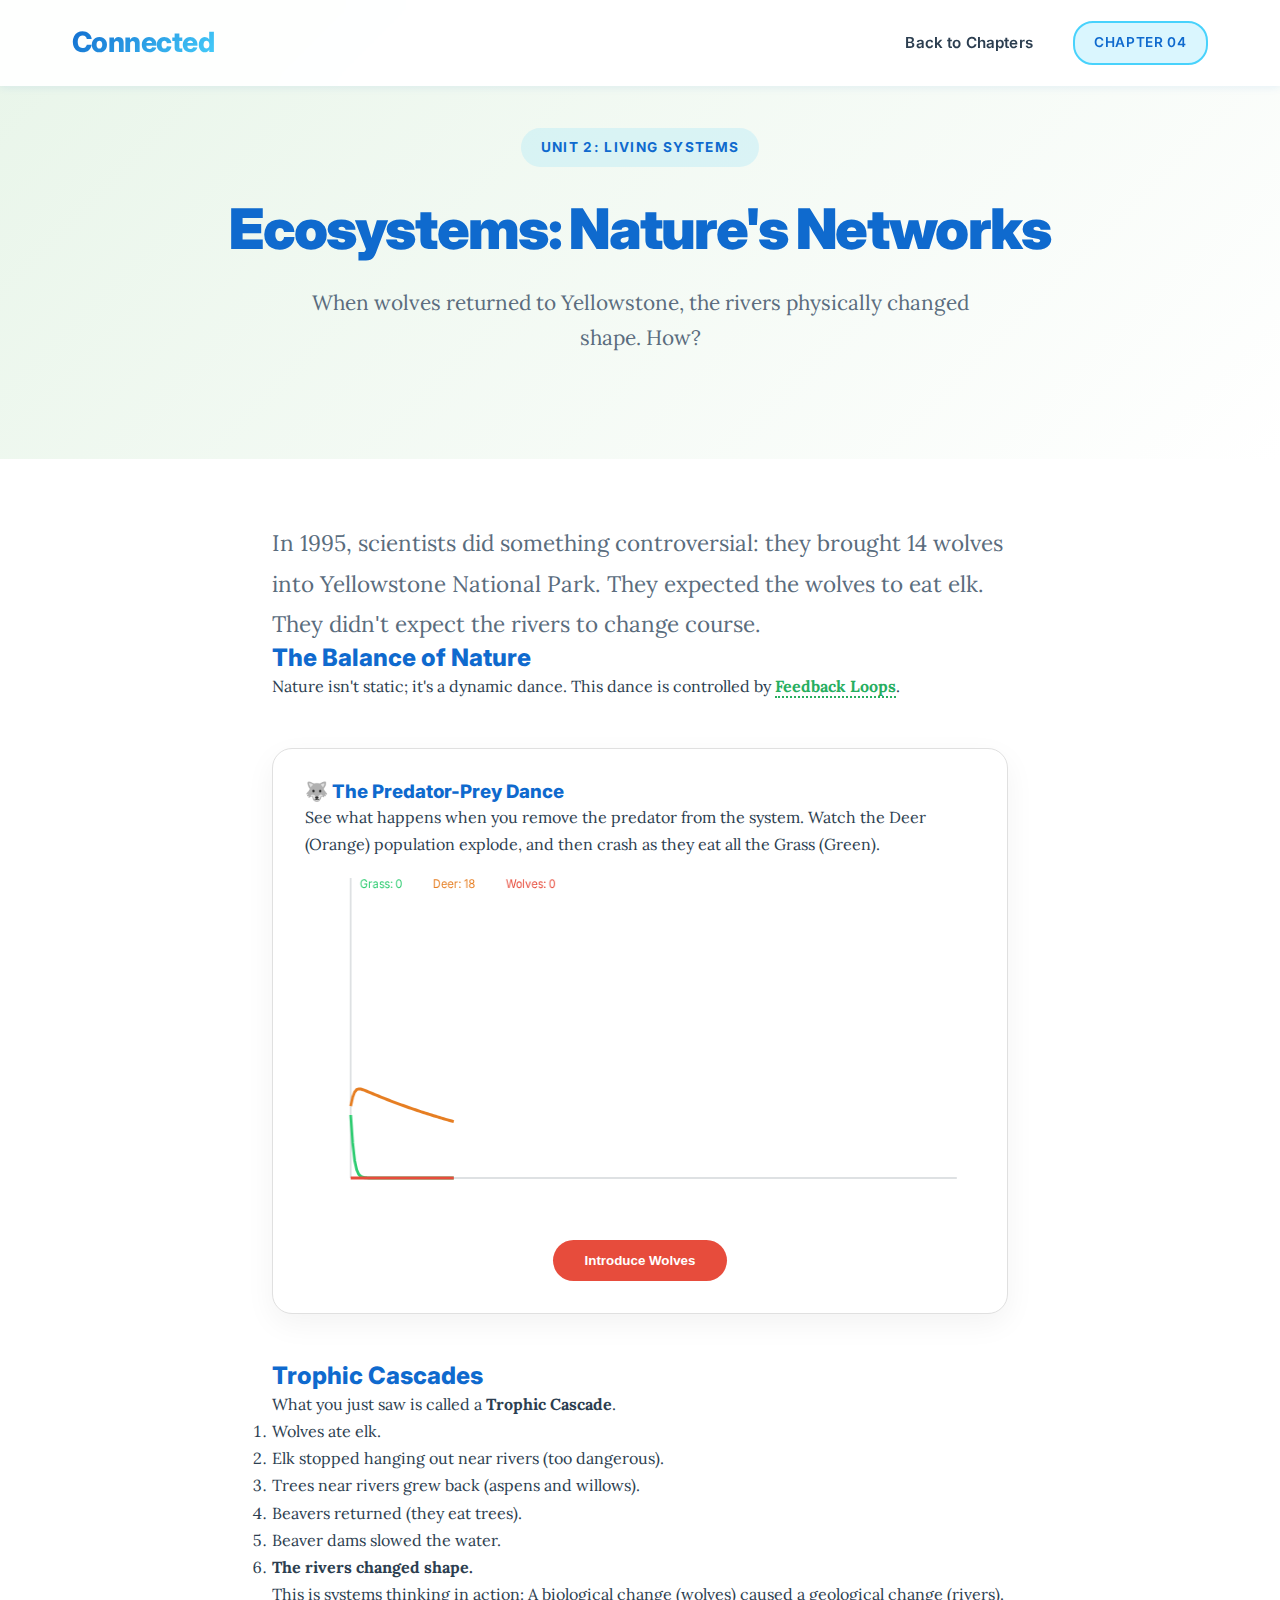
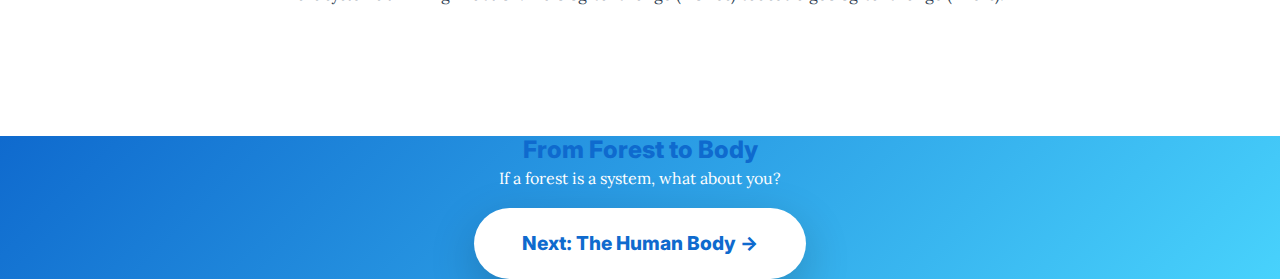
<file: chapters/chapter-04/index.html>
<!DOCTYPE html>
<html lang="en">
<head>
    <meta charset="UTF-8">
    <meta name="viewport" content="width=device-width, initial-scale=1.0">
    <title>Chapter 4: Ecosystems | Connected</title>
    <link rel="preconnect" href="https://fonts.googleapis.com">
    <link rel="preconnect" href="https://fonts.gstatic.com" crossorigin>
    <link href="https://fonts.googleapis.com/css2?family=Inter:wght@400;600;800&family=Lora:wght@400;600&display=swap" rel="stylesheet">
    <link rel="stylesheet" href="../../css/main.css">
    <style>
        .chapter-header {
            background: linear-gradient(135deg, #e8f5e9 0%, #ffffff 100%);
            padding: 8rem 2rem 4rem;
            text-align: center;
        }
        
        .simulation-container {
            background: #ffffff;
            border: 1px solid #e0e0e0;
            border-radius: 20px;
            padding: 2rem;
            margin: 3rem 0;
            box-shadow: 0 10px 30px rgba(0,0,0,0.05);
        }

        canvas {
            width: 100%;
            height: 350px;
        }

        .sim-controls {
            display: flex;
            justify-content: center;
            margin-top: 1.5rem;
        }

        .btn-sim {
            background: #e74c3c;
            color: white;
            border: none;
            padding: 0.8rem 2rem;
            font-weight: 800;
            border-radius: 50px;
            cursor: pointer;
            transition: 0.2s;
        }
        
        .btn-sim.active {
            background: #c0392b;
        }

        .content-block {
            max-width: 800px;
            margin: 0 auto;
            padding: 4rem 2rem;
        }
        
        .key-term {
            color: #27ae60;
            font-weight: 700;
            border-bottom: 2px dotted #27ae60;
        }
    </style>
</head>
<body>
    <!-- Navigation -->
    <nav class="nav">
        <div class="nav-container">
            <a href="../../index.html" class="nav-logo">Connected</a>
            <ul class="nav-menu">
                <li><a href="../../index.html#chapters">Back to Chapters</a></li>
                <li><span class="chapter-badge available">Chapter 04</span></li>
            </ul>
        </div>
    </nav>

    <!-- Chapter Hero -->
    <header class="chapter-header">
        <div class="container">
            <span class="section-tag">Unit 2: Living Systems</span>
            <h1 class="hero-title" style="font-size: 3.5rem; margin-top: 1rem;">Ecosystems: Nature's Networks</h1>
            <p class="hero-description">
                When wolves returned to Yellowstone, the rivers physically changed shape. How?
            </p>
        </div>
    </header>

    <!-- Main Content -->
    <main>
        <article class="content-block">
            <p class="lead-text" style="font-size: 1.4rem; line-height: 1.8; color: var(--gray-text);">
                In 1995, scientists did something controversial: they brought 14 wolves into Yellowstone National Park. 
                They expected the wolves to eat elk. They didn't expect the rivers to change course.
            </p>

            <h2>The Balance of Nature</h2>
            <p>
                Nature isn't static; it's a dynamic dance. This dance is controlled by <span class="key-term">Feedback Loops</span>.
            </p>

            <div class="simulation-container">
                <h3>🐺 The Predator-Prey Dance</h3>
                <p>See what happens when you remove the predator from the system. Watch the Deer (Orange) population explode, and then crash as they eat all the Grass (Green).</p>
                <canvas id="ecoCanvas"></canvas>
                <div class="sim-controls">
                    <button id="wolfBtn" class="btn-sim">Introduce Wolves</button>
                </div>
            </div>

            <h2>Trophic Cascades</h2>
            <p>
                What you just saw is called a <strong>Trophic Cascade</strong>. 
                <ol>
                    <li>Wolves ate elk.</li>
                    <li>Elk stopped hanging out near rivers (too dangerous).</li>
                    <li>Trees near rivers grew back (aspens and willows).</li>
                    <li>Beavers returned (they eat trees).</li>
                    <li>Beaver dams slowed the water.</li>
                    <li><strong>The rivers changed shape.</strong></li>
                </ol>
            </p>
            
            <p>
                This is systems thinking in action: A biological change (wolves) caused a geological change (rivers).
            </p>

        </article>

        <!-- Next Chapter CTA -->
        <section class="cta-section" style="margin-top: 4rem;">
            <div class="container">
                <h2>From Forest to Body</h2>
                <p>If a forest is a system, what about you?</p>
                <a href="../chapter-05/" class="btn-cta" style="margin-top: 1rem;">Next: The Human Body →</a>
            </div>
        </section>
    </main>

    <!-- Scripts -->
    <script src="../../js/main.js"></script>
    <script src="ecosystem-sim.js"></script>
</body>
</html>
</file>
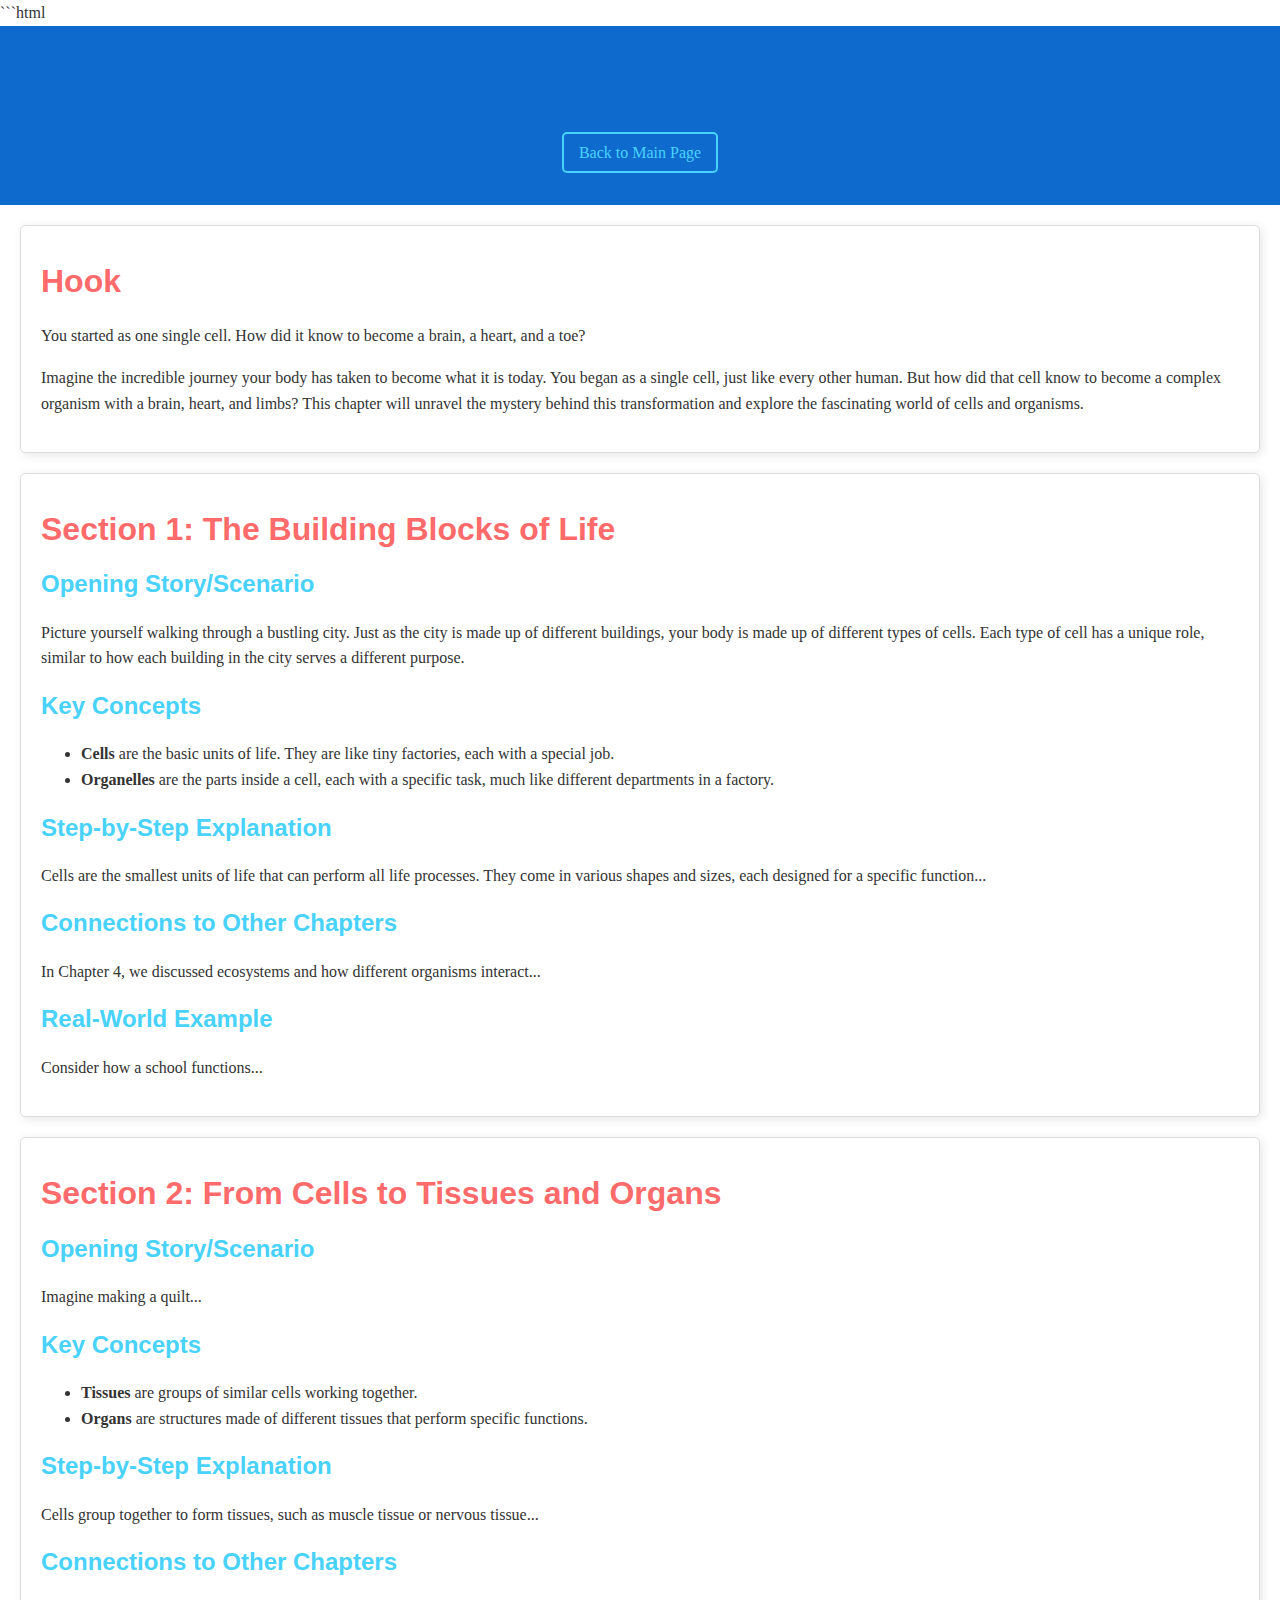
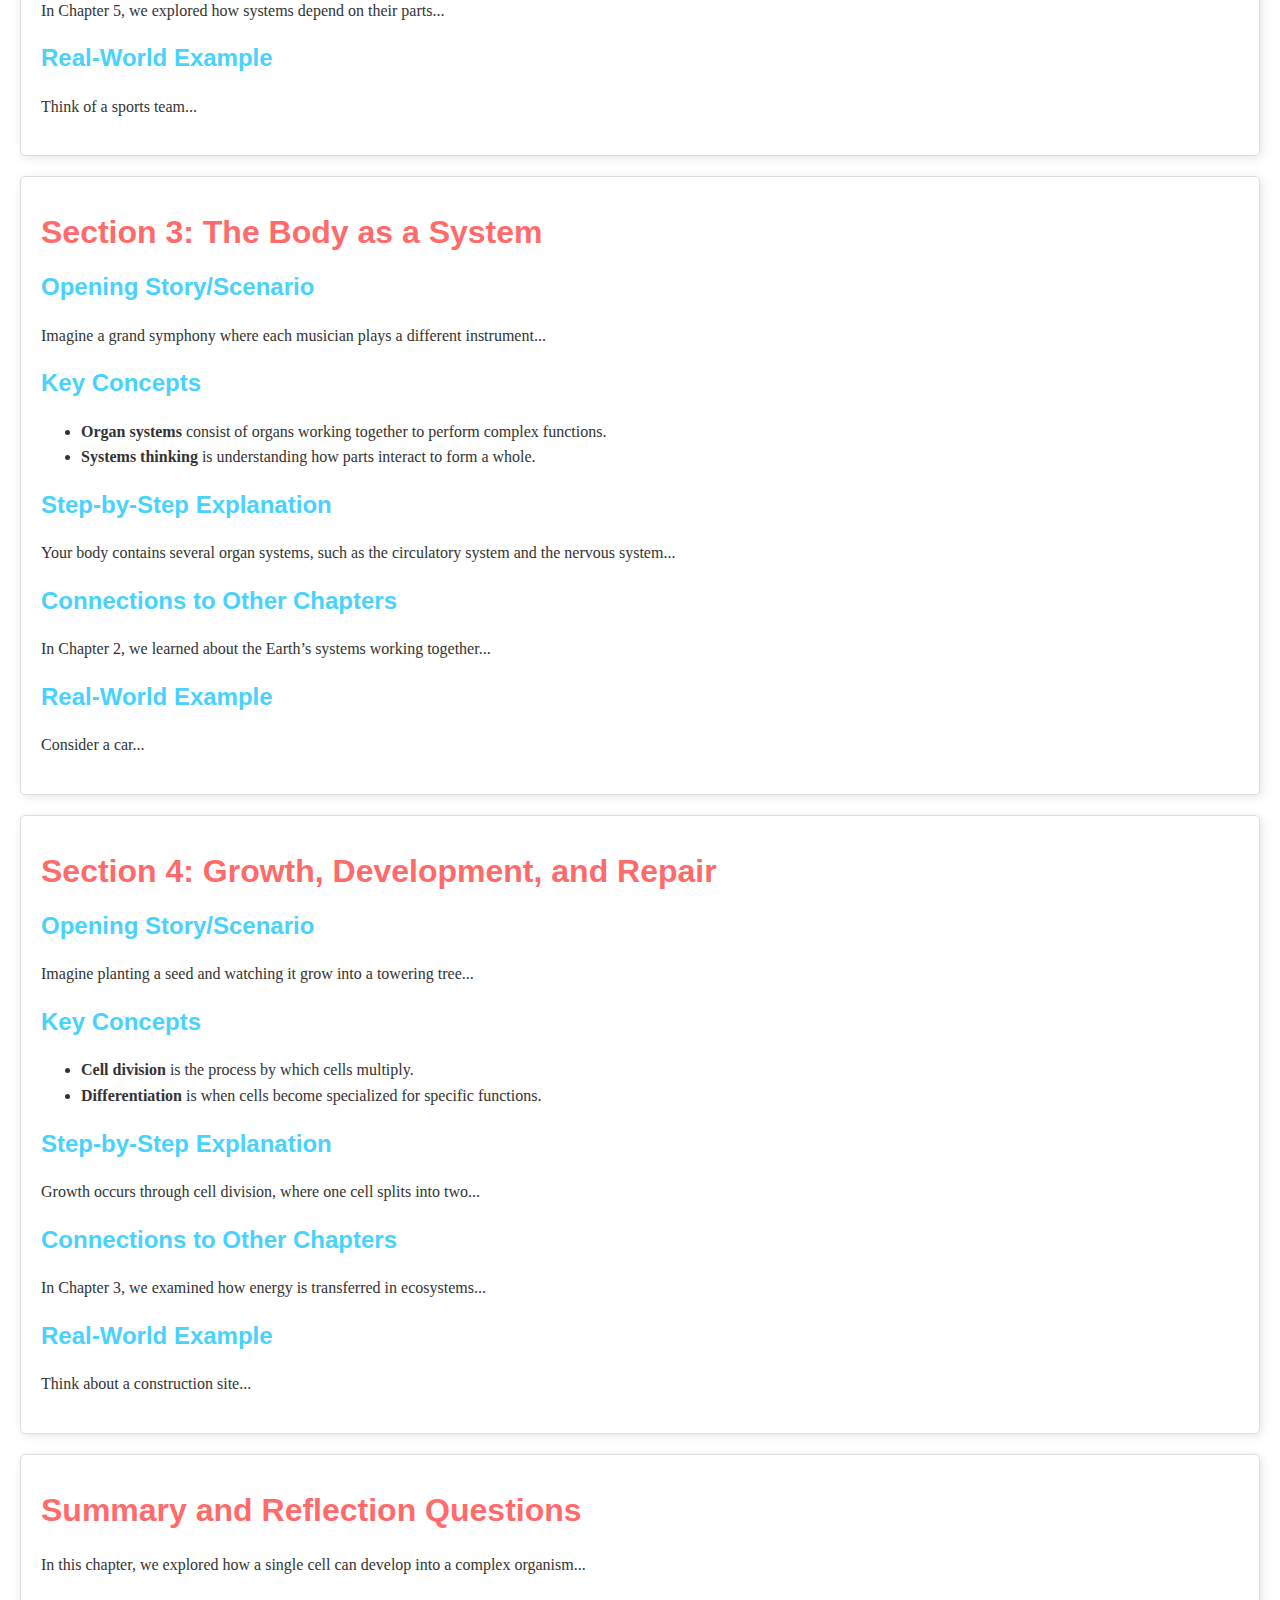
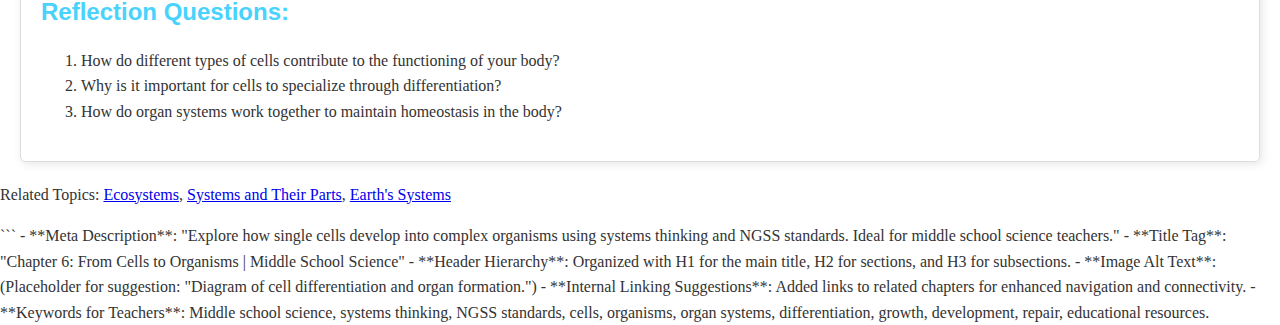
<file: chapters/chapter-06/index.html>
```html
<!DOCTYPE html>
<html lang="en">
<head>
    <meta charset="UTF-8">
    <meta name="viewport" content="width=device-width, initial-scale=1.0">
    <title>Chapter 6: From Cells to Organisms | Middle School Science</title>
    <meta name="description" content="Explore how single cells develop into complex organisms using systems thinking and NGSS standards. Ideal for middle school science teachers.">
    <style>
        body {
            font-family: 'Lora', serif;
            margin: 0;
            padding: 0;
            background-color: #ffffff;
            color: #333;
            line-height: 1.6;
        }
        header {
            background-color: #0F6ACE;
            color: #ffffff;
            padding: 20px;
            text-align: center;
        }
        nav {
            margin: 20px 0;
        }
        nav a {
            color: #48d2fc;
            text-decoration: none;
            padding: 10px 15px;
            border: 2px solid #48d2fc;
            border-radius: 5px;
            transition: all 0.3s ease;
        }
        nav a:hover {
            background-color: #48d2fc;
            color: #ffffff;
        }
        section {
            padding: 20px;
            margin: 20px;
            border: 1px solid #ddd;
            border-radius: 5px;
            box-shadow: 2px 2px 10px rgba(0,0,0,0.1);
        }
        h1, h2, h3 {
            font-family: 'Inter', sans-serif;
            margin: 10px 0;
        }
        h1 {
            font-size: 2.5em;
            color: #0F6ACE;
        }
        h2 {
            font-size: 2em;
            color: #FF6B6B;
        }
        h3 {
            font-size: 1.5em;
            color: #48d2fc;
        }
        @media (max-width: 768px) {
            header {
                padding: 15px;
            }
            section {
                margin: 10px;
            }
        }
        @media (max-width: 480px) {
            h1 {
                font-size: 2em;
            }
            h2 {
                font-size: 1.5em;
            }
            h3 {
                font-size: 1.2em;
            }
        }
    </style>
</head>
<body>
    <header>
        <h1>Chapter 6: From Cells to Organisms</h1>
        <nav>
            <a href="index.html">Back to Main Page</a>
        </nav>
    </header>
    <section>
        <h2>Hook</h2>
        <p>You started as one single cell. How did it know to become a brain, a heart, and a toe?</p>
        <p>Imagine the incredible journey your body has taken to become what it is today. You began as a single cell, just like every other human. But how did that cell know to become a complex organism with a brain, heart, and limbs? This chapter will unravel the mystery behind this transformation and explore the fascinating world of cells and organisms.</p>
    </section>
    <section>
        <h2>Section 1: The Building Blocks of Life</h2>
        <h3>Opening Story/Scenario</h3>
        <p>Picture yourself walking through a bustling city. Just as the city is made up of different buildings, your body is made up of different types of cells. Each type of cell has a unique role, similar to how each building in the city serves a different purpose.</p>
        <h3>Key Concepts</h3>
        <ul>
            <li><strong>Cells</strong> are the basic units of life. They are like tiny factories, each with a special job.</li>
            <li><strong>Organelles</strong> are the parts inside a cell, each with a specific task, much like different departments in a factory.</li>
        </ul>
        <h3>Step-by-Step Explanation</h3>
        <p>Cells are the smallest units of life that can perform all life processes. They come in various shapes and sizes, each designed for a specific function...</p>
        <h3>Connections to Other Chapters</h3>
        <p>In Chapter 4, we discussed ecosystems and how different organisms interact...</p>
        <h3>Real-World Example</h3>
        <p>Consider how a school functions...</p>
    </section>
    <section>
        <h2>Section 2: From Cells to Tissues and Organs</h2>
        <h3>Opening Story/Scenario</h3>
        <p>Imagine making a quilt...</p>
        <h3>Key Concepts</h3>
        <ul>
            <li><strong>Tissues</strong> are groups of similar cells working together.</li>
            <li><strong>Organs</strong> are structures made of different tissues that perform specific functions.</li>
        </ul>
        <h3>Step-by-Step Explanation</h3>
        <p>Cells group together to form tissues, such as muscle tissue or nervous tissue...</p>
        <h3>Connections to Other Chapters</h3>
        <p>In Chapter 5, we explored how systems depend on their parts...</p>
        <h3>Real-World Example</h3>
        <p>Think of a sports team...</p>
    </section>
    <section>
        <h2>Section 3: The Body as a System</h2>
        <h3>Opening Story/Scenario</h3>
        <p>Imagine a grand symphony where each musician plays a different instrument...</p>
        <h3>Key Concepts</h3>
        <ul>
            <li><strong>Organ systems</strong> consist of organs working together to perform complex functions.</li>
            <li><strong>Systems thinking</strong> is understanding how parts interact to form a whole.</li>
        </ul>
        <h3>Step-by-Step Explanation</h3>
        <p>Your body contains several organ systems, such as the circulatory system and the nervous system...</p>
        <h3>Connections to Other Chapters</h3>
        <p>In Chapter 2, we learned about the Earth’s systems working together...</p>
        <h3>Real-World Example</h3>
        <p>Consider a car...</p>
    </section>
    <section>
        <h2>Section 4: Growth, Development, and Repair</h2>
        <h3>Opening Story/Scenario</h3>
        <p>Imagine planting a seed and watching it grow into a towering tree...</p>
        <h3>Key Concepts</h3>
        <ul>
            <li><strong>Cell division</strong> is the process by which cells multiply.</li>
            <li><strong>Differentiation</strong> is when cells become specialized for specific functions.</li>
        </ul>
        <h3>Step-by-Step Explanation</h3>
        <p>Growth occurs through cell division, where one cell splits into two...</p>
        <h3>Connections to Other Chapters</h3>
        <p>In Chapter 3, we examined how energy is transferred in ecosystems...</p>
        <h3>Real-World Example</h3>
        <p>Think about a construction site...</p>
    </section>
    <section>
        <h2>Summary and Reflection Questions</h2>
        <p>In this chapter, we explored how a single cell can develop into a complex organism...</p>
        <h3>Reflection Questions:</h3>
        <ol>
            <li>How do different types of cells contribute to the functioning of your body?</li>
            <li>Why is it important for cells to specialize through differentiation?</li>
            <li>How do organ systems work together to maintain homeostasis in the body?</li>
        </ol>
    </section>
    <footer>
        <p>Related Topics: <a href="chapter4.html">Ecosystems</a>, <a href="chapter5.html">Systems and Their Parts</a>, <a href="chapter2.html">Earth's Systems</a></p>
    </footer>
</body>
</html>
```

- **Meta Description**: "Explore how single cells develop into complex organisms using systems thinking and NGSS standards. Ideal for middle school science teachers."
- **Title Tag**: "Chapter 6: From Cells to Organisms | Middle School Science"
- **Header Hierarchy**: Organized with H1 for the main title, H2 for sections, and H3 for subsections.
- **Image Alt Text**: (Placeholder for suggestion: "Diagram of cell differentiation and organ formation.")
- **Internal Linking Suggestions**: Added links to related chapters for enhanced navigation and connectivity.
- **Keywords for Teachers**: Middle school science, systems thinking, NGSS standards, cells, organisms, organ systems, differentiation, growth, development, repair, educational resources.
</file>
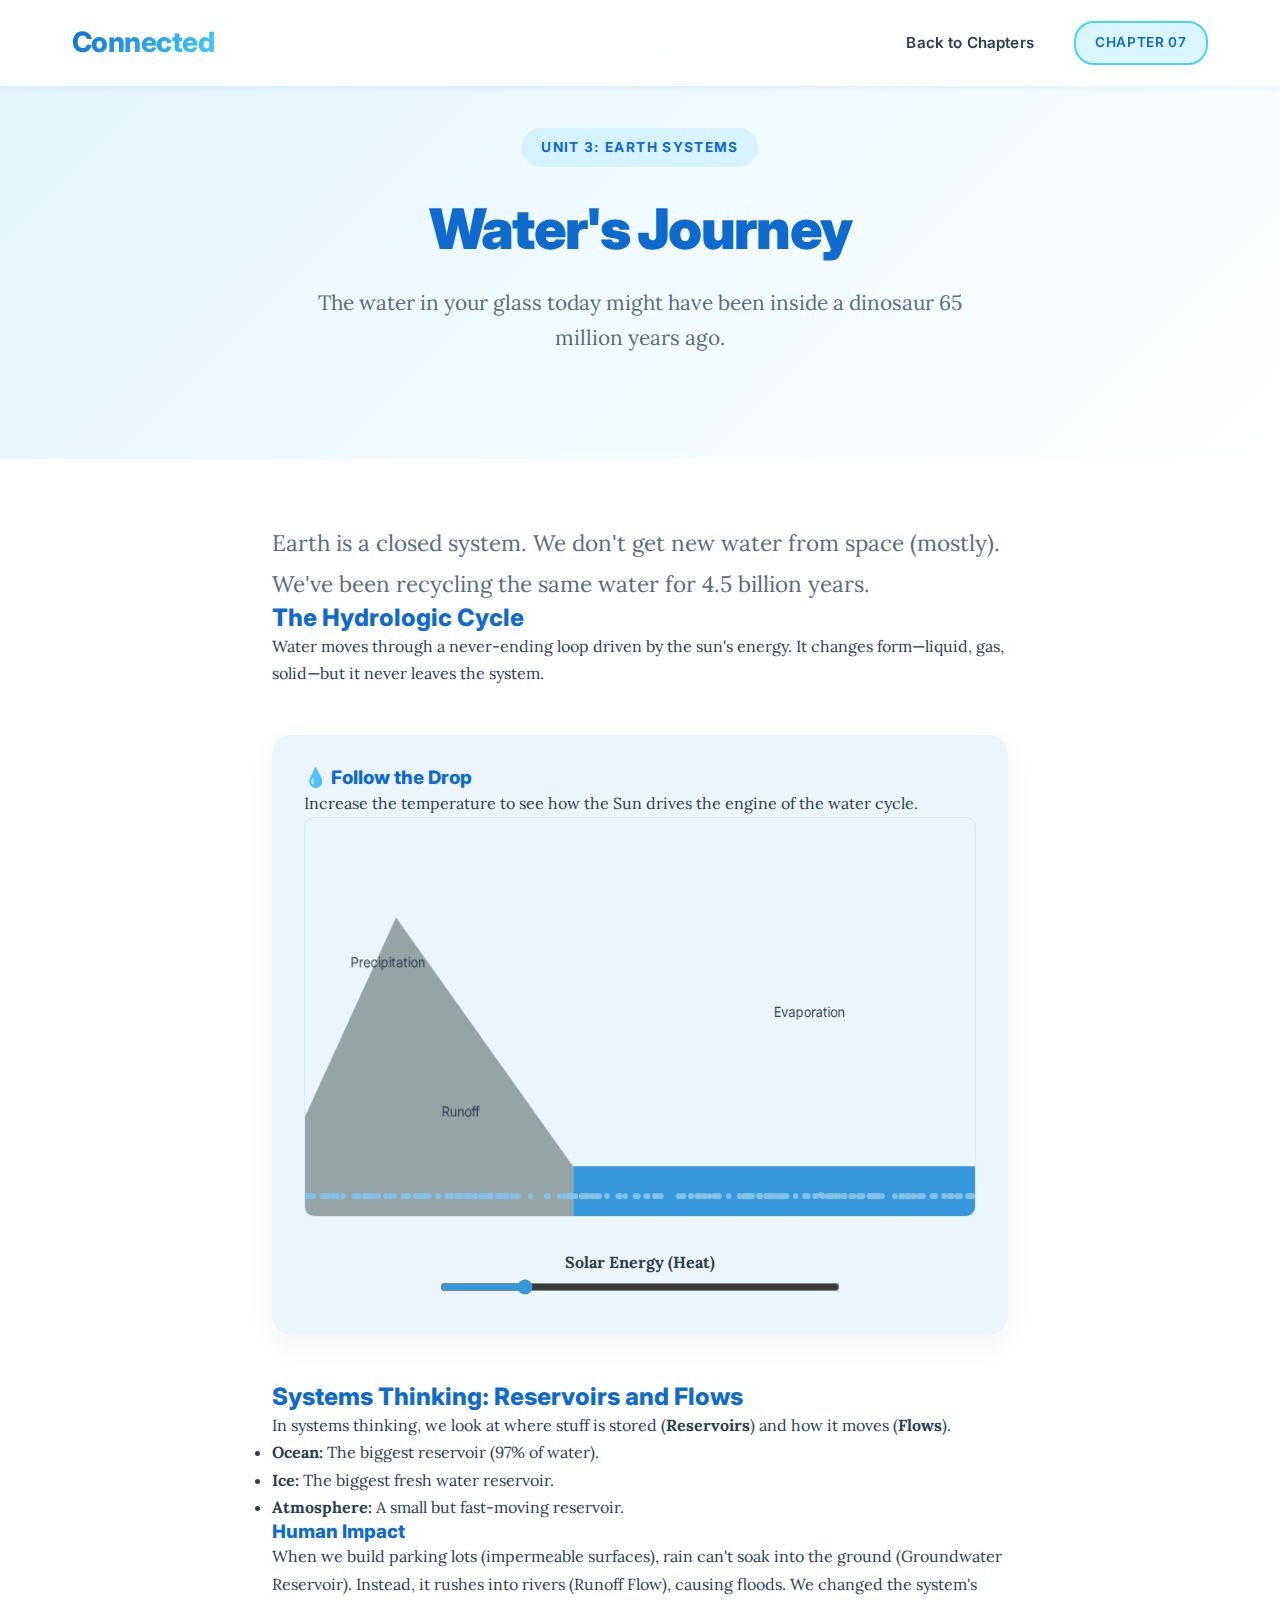
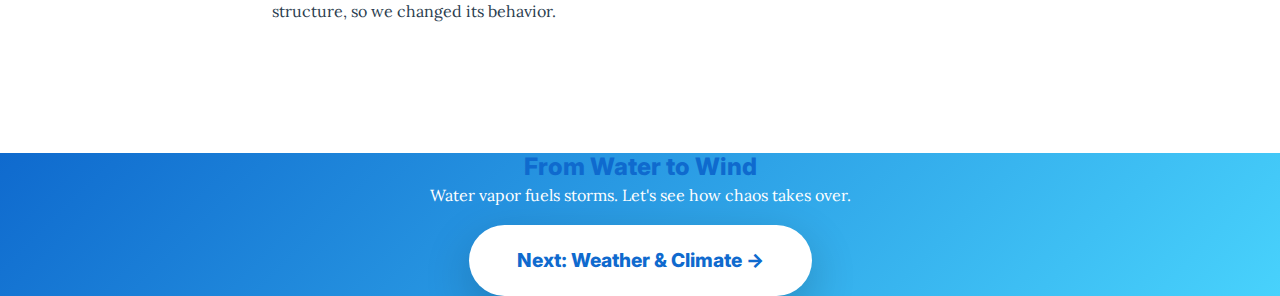
<file: chapters/chapter-07/index.html>
<!DOCTYPE html>
<html lang="en">
<head>
    <meta charset="UTF-8">
    <meta name="viewport" content="width=device-width, initial-scale=1.0">
    <title>Chapter 7: Water's Journey | Connected</title>
    <link rel="preconnect" href="https://fonts.googleapis.com">
    <link rel="preconnect" href="https://fonts.gstatic.com" crossorigin>
    <link href="https://fonts.googleapis.com/css2?family=Inter:wght@400;600;800&family=Lora:wght@400;600&display=swap" rel="stylesheet">
    <link rel="stylesheet" href="../../css/main.css">
    <style>
        .chapter-header {
            background: linear-gradient(135deg, #e1f5fe 0%, #ffffff 100%);
            padding: 8rem 2rem 4rem;
            text-align: center;
        }
        
        .simulation-container {
            background: #ebf5fb;
            border-radius: 20px;
            padding: 2rem;
            margin: 3rem 0;
            box-shadow: 0 10px 30px rgba(0,0,0,0.05);
        }

        canvas {
            width: 100%;
            height: 400px;
            background: transparent;
            border-radius: 10px;
            border: 1px solid #d6eaf8;
        }
        
        .slider-container {
            max-width: 400px;
            margin: 1.5rem auto 0;
            text-align: center;
        }
        
        input[type=range] {
            width: 100%;
            accent-color: #3498db;
        }

        .content-block {
            max-width: 800px;
            margin: 0 auto;
            padding: 4rem 2rem;
        }
    </style>
</head>
<body>
    <!-- Navigation -->
    <nav class="nav">
        <div class="nav-container">
            <a href="../../index.html" class="nav-logo">Connected</a>
            <ul class="nav-menu">
                <li><a href="../../index.html#chapters">Back to Chapters</a></li>
                <li><span class="chapter-badge available">Chapter 07</span></li>
            </ul>
        </div>
    </nav>

    <!-- Chapter Hero -->
    <header class="chapter-header">
        <div class="container">
            <span class="section-tag">Unit 3: Earth Systems</span>
            <h1 class="hero-title" style="font-size: 3.5rem; margin-top: 1rem;">Water's Journey</h1>
            <p class="hero-description">
                The water in your glass today might have been inside a dinosaur 65 million years ago.
            </p>
        </div>
    </header>

    <!-- Main Content -->
    <main>
        <article class="content-block">
            <p class="lead-text" style="font-size: 1.4rem; line-height: 1.8; color: var(--gray-text);">
                Earth is a closed system. We don't get new water from space (mostly). 
                We've been recycling the same water for 4.5 billion years.
            </p>

            <h2>The Hydrologic Cycle</h2>
            <p>
                Water moves through a never-ending loop driven by the sun's energy. 
                It changes form—liquid, gas, solid—but it never leaves the system.
            </p>

            <div class="simulation-container">
                <h3>💧 Follow the Drop</h3>
                <p>Increase the temperature to see how the Sun drives the engine of the water cycle.</p>
                
                <canvas id="waterCanvas"></canvas>
                
                <div class="slider-container">
                    <label for="tempSlider"><strong>Solar Energy (Heat)</strong></label>
                    <input type="range" id="tempSlider" min="0.5" max="3.0" step="0.1" value="1.0">
                </div>
            </div>

            <h2>Systems Thinking: Reservoirs and Flows</h2>
            <p>
                In systems thinking, we look at where stuff is stored (<strong>Reservoirs</strong>) and how it moves (<strong>Flows</strong>).
                <ul>
                    <li><strong>Ocean:</strong> The biggest reservoir (97% of water).</li>
                    <li><strong>Ice:</strong> The biggest fresh water reservoir.</li>
                    <li><strong>Atmosphere:</strong> A small but fast-moving reservoir.</li>
                </ul>
            </p>

            <h3>Human Impact</h3>
            <p>
                When we build parking lots (impermeable surfaces), rain can't soak into the ground (Groundwater Reservoir). 
                Instead, it rushes into rivers (Runoff Flow), causing floods. 
                We changed the system's structure, so we changed its behavior.
            </p>

        </article>

        <!-- Next Chapter CTA -->
        <section class="cta-section" style="margin-top: 4rem;">
            <div class="container">
                <h2>From Water to Wind</h2>
                <p>Water vapor fuels storms. Let's see how chaos takes over.</p>
                <a href="../chapter-08/" class="btn-cta" style="margin-top: 1rem;">Next: Weather & Climate →</a>
            </div>
        </section>
    </main>

    <!-- Scripts -->
    <script src="../../js/main.js"></script>
    <script src="water-sim.js"></script>
</body>
</html>
</file>
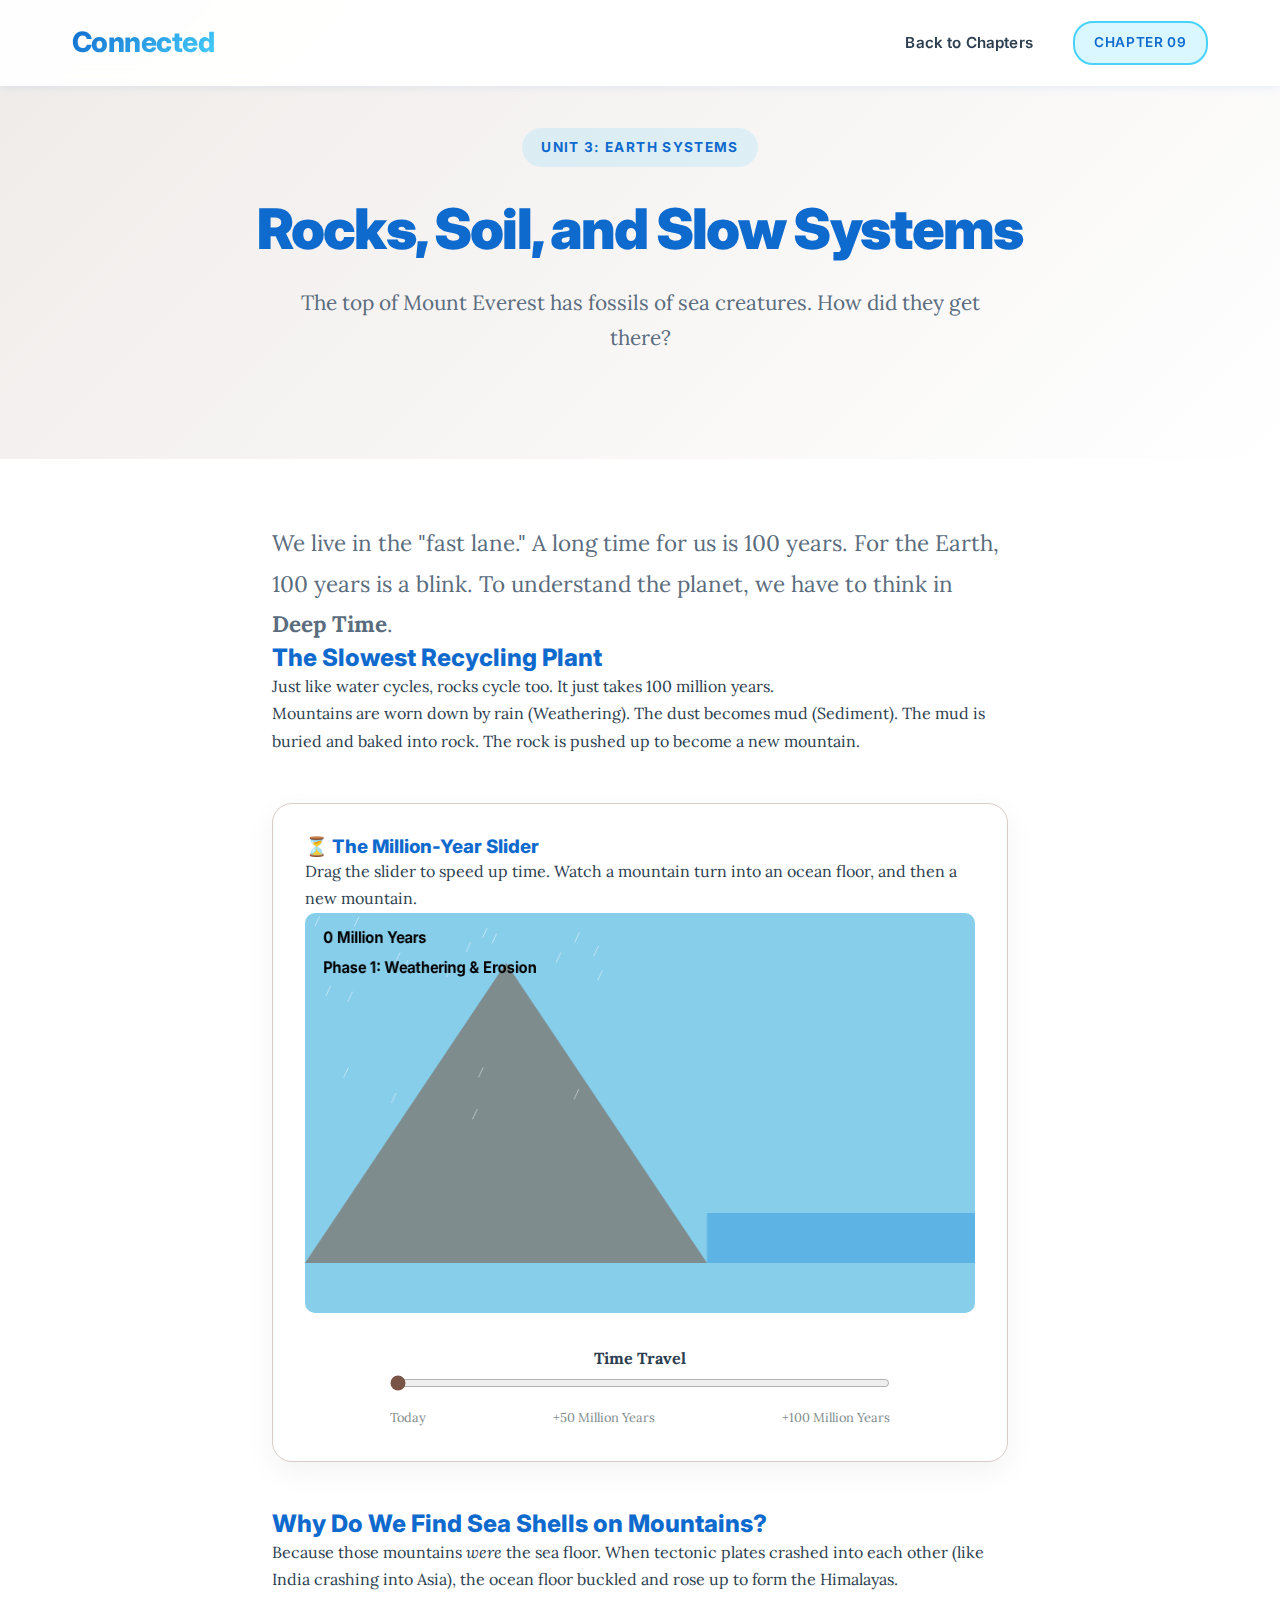
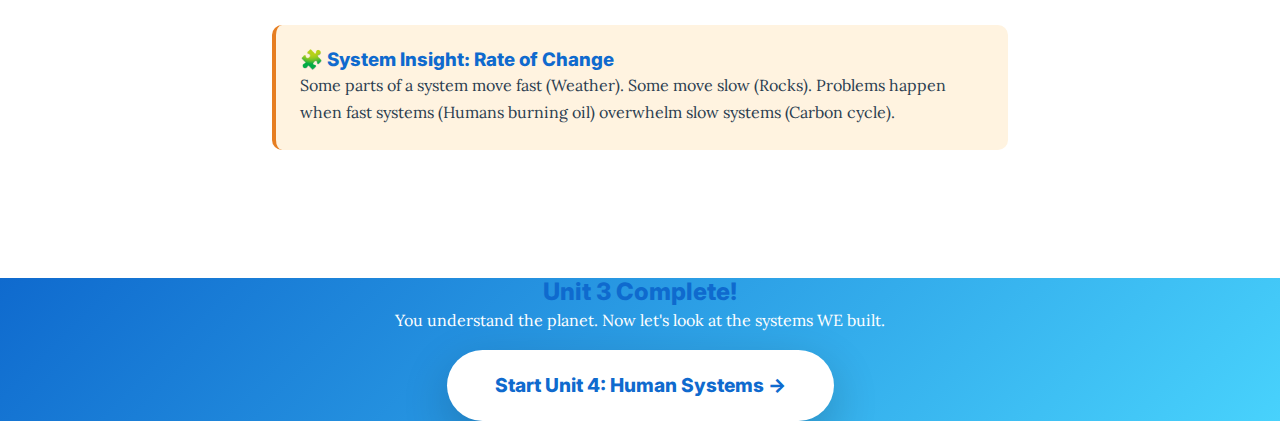
<file: chapters/chapter-09/index.html>
<!DOCTYPE html>
<html lang="en">
<head>
    <meta charset="UTF-8">
    <meta name="viewport" content="width=device-width, initial-scale=1.0">
    <title>Chapter 9: Rocks & Deep Time | Connected</title>
    <link rel="preconnect" href="https://fonts.googleapis.com">
    <link rel="preconnect" href="https://fonts.gstatic.com" crossorigin>
    <link href="https://fonts.googleapis.com/css2?family=Inter:wght@400;600;800&family=Lora:wght@400;600&display=swap" rel="stylesheet">
    <link rel="stylesheet" href="../../css/main.css">
    <style>
        .chapter-header {
            background: linear-gradient(135deg, #efebe9 0%, #ffffff 100%);
            padding: 8rem 2rem 4rem;
            text-align: center;
        }
        
        .simulation-container {
            background: #ffffff;
            border: 1px solid #d7ccc8;
            border-radius: 20px;
            padding: 2rem;
            margin: 3rem 0;
            box-shadow: 0 10px 30px rgba(0,0,0,0.05);
        }

        canvas {
            width: 100%;
            height: 400px;
            background: #fff;
            border-radius: 10px;
        }
        
        .slider-container {
            max-width: 500px;
            margin: 1.5rem auto 0;
            text-align: center;
        }
        
        input[type=range] {
            width: 100%;
            accent-color: #795548;
        }
        
        .content-block {
            max-width: 800px;
            margin: 0 auto;
            padding: 4rem 2rem;
        }
    </style>
</head>
<body>
    <!-- Navigation -->
    <nav class="nav">
        <div class="nav-container">
            <a href="../../index.html" class="nav-logo">Connected</a>
            <ul class="nav-menu">
                <li><a href="../../index.html#chapters">Back to Chapters</a></li>
                <li><span class="chapter-badge available">Chapter 09</span></li>
            </ul>
        </div>
    </nav>

    <!-- Chapter Hero -->
    <header class="chapter-header">
        <div class="container">
            <span class="section-tag">Unit 3: Earth Systems</span>
            <h1 class="hero-title" style="font-size: 3.5rem; margin-top: 1rem;">Rocks, Soil, and Slow Systems</h1>
            <p class="hero-description">
                The top of Mount Everest has fossils of sea creatures. How did they get there?
            </p>
        </div>
    </header>

    <!-- Main Content -->
    <main>
        <article class="content-block">
            <p class="lead-text" style="font-size: 1.4rem; line-height: 1.8; color: var(--gray-text);">
                We live in the "fast lane." A long time for us is 100 years. 
                For the Earth, 100 years is a blink. To understand the planet, we have to think in <strong>Deep Time</strong>.
            </p>

            <h2>The Slowest Recycling Plant</h2>
            <p>
                Just like water cycles, rocks cycle too. It just takes 100 million years.
                <br>
                Mountains are worn down by rain (Weathering). The dust becomes mud (Sediment). The mud is buried and baked into rock. The rock is pushed up to become a new mountain.
            </p>

            <div class="simulation-container">
                <h3>⏳ The Million-Year Slider</h3>
                <p>Drag the slider to speed up time. Watch a mountain turn into an ocean floor, and then a new mountain.</p>
                
                <canvas id="rockCanvas"></canvas>
                
                <div class="slider-container">
                    <label for="timeSlider"><strong>Time Travel</strong></label>
                    <input type="range" id="timeSlider" min="0" max="100" value="0">
                    <div style="display: flex; justify-content: space-between; font-size: 0.8rem; color: #7f8c8d; margin-top: 0.5rem;">
                        <span>Today</span>
                        <span>+50 Million Years</span>
                        <span>+100 Million Years</span>
                    </div>
                </div>
            </div>

            <h2>Why Do We Find Sea Shells on Mountains?</h2>
            <p>
                Because those mountains <em>were</em> the sea floor. 
                When tectonic plates crashed into each other (like India crashing into Asia), the ocean floor buckled and rose up to form the Himalayas.
            </p>

            <div style="background: #fff3e0; padding: 1.5rem; border-radius: 10px; border-left: 4px solid #e67e22; margin-top: 2rem;">
                <h3>🧩 System Insight: Rate of Change</h3>
                <p>
                    Some parts of a system move fast (Weather). Some move slow (Rocks). 
                    Problems happen when fast systems (Humans burning oil) overwhelm slow systems (Carbon cycle).
                </p>
            </div>

        </article>

        <!-- Next Chapter CTA -->
        <section class="cta-section" style="margin-top: 4rem;">
            <div class="container">
                <h2>Unit 3 Complete!</h2>
                <p>You understand the planet. Now let's look at the systems WE built.</p>
                <a href="../chapter-10/" class="btn-cta" style="margin-top: 1rem;">Start Unit 4: Human Systems →</a>
            </div>
        </section>
    </main>

    <!-- Scripts -->
    <script src="../../js/main.js"></script>
    <script src="rock-sim.js"></script>
</body>
</html>
</file>
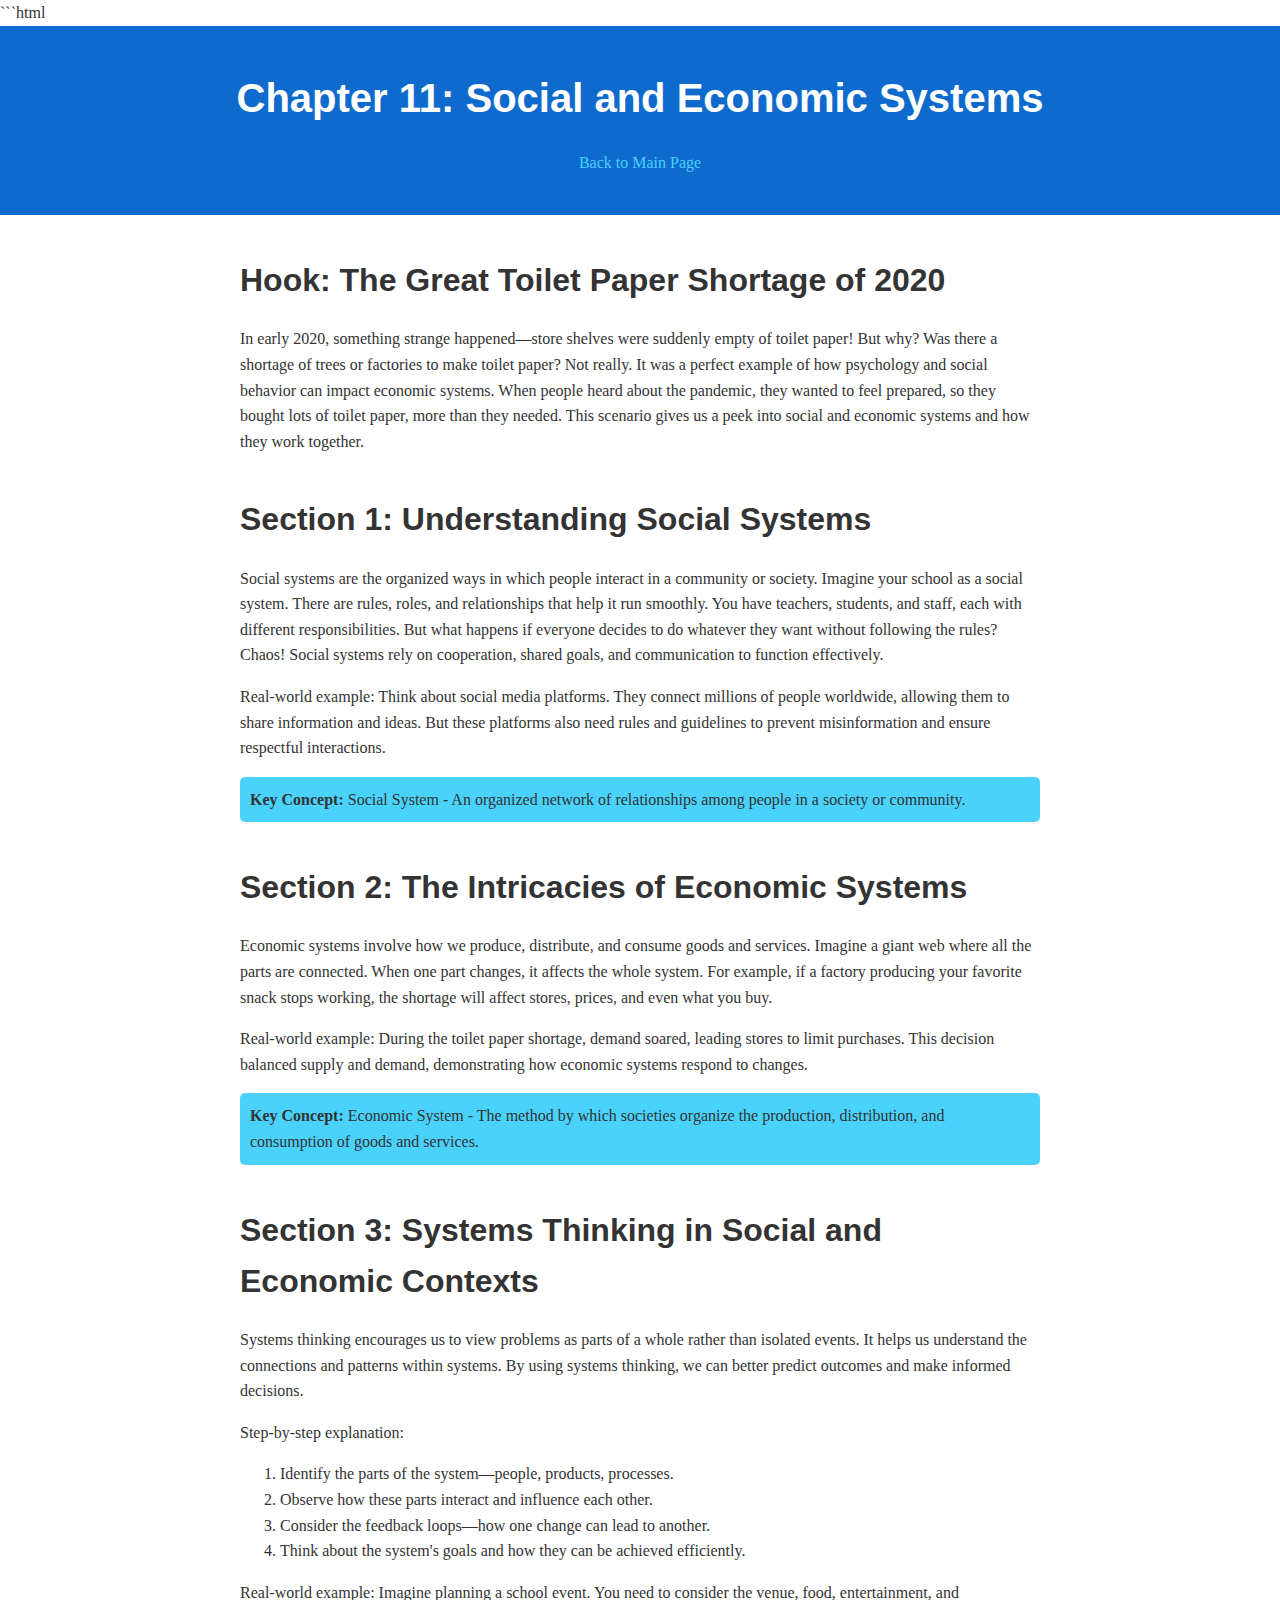
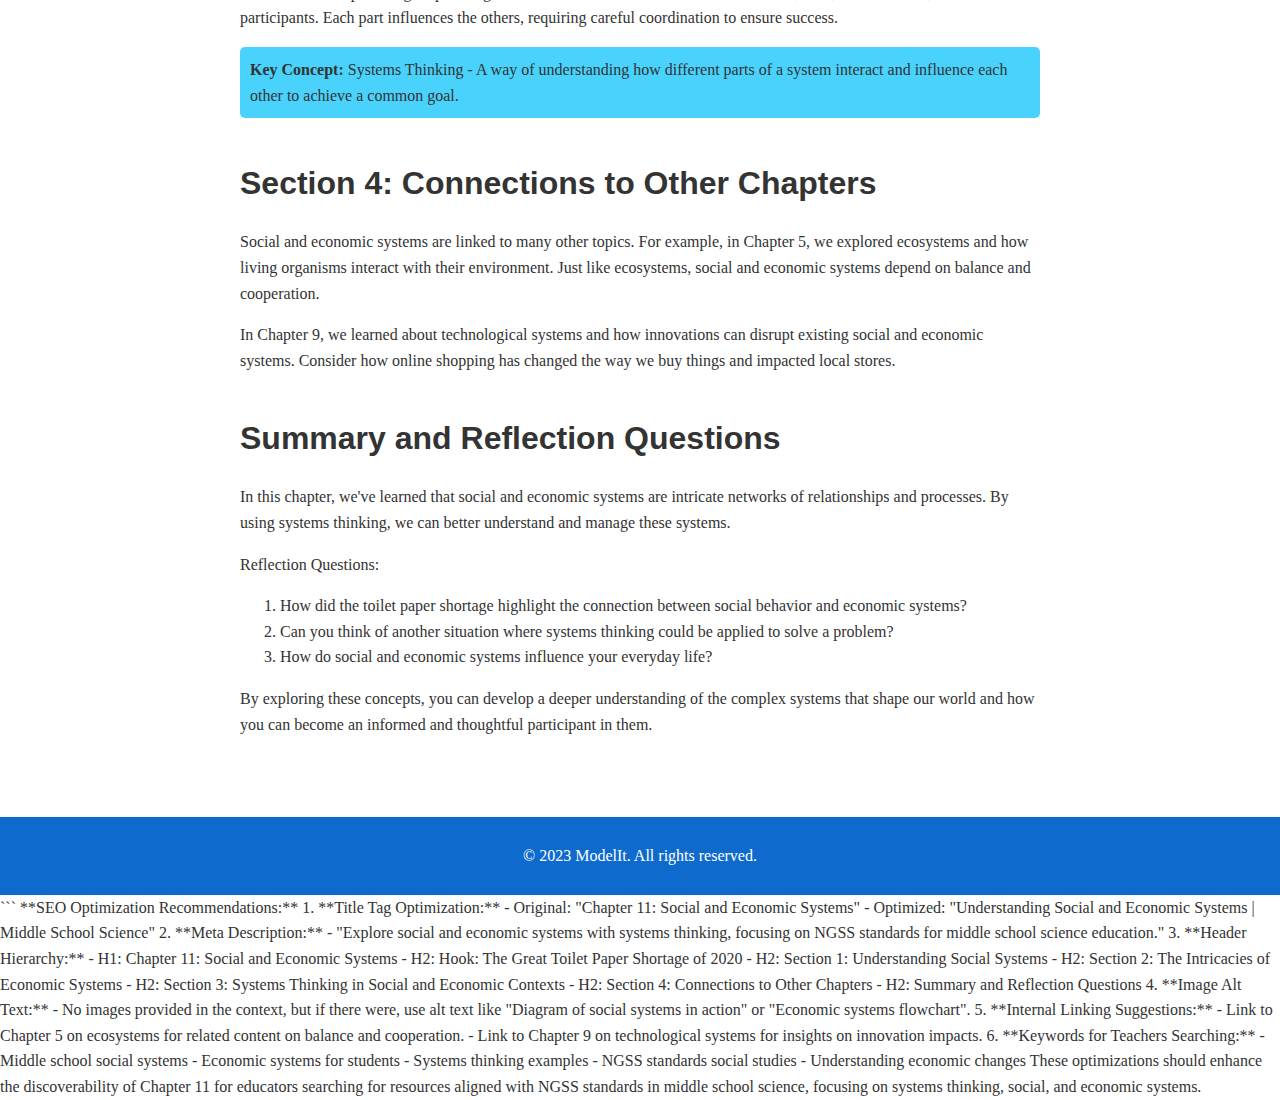
<file: chapters/chapter-11/index.html>
```html
<!DOCTYPE html>
<html lang="en">

<head>
    <meta charset="UTF-8">
    <meta name="viewport" content="width=device-width, initial-scale=1.0">
    <title>Understanding Social and Economic Systems | Middle School Science</title>
    <meta name="description" content="Explore social and economic systems with systems thinking, focusing on NGSS standards for middle school science education.">
    <style>
        body {
            font-family: 'Lora', serif;
            color: #333;
            margin: 0;
            padding: 0;
            line-height: 1.6;
        }

        header {
            background: #0F6ACE;
            color: #fff;
            padding: 20px;
            text-align: center;
        }

        nav {
            margin: 20px 0;
        }

        nav a {
            color: #48d2fc;
            text-decoration: none;
            margin: 0 15px;
            transition: color 0.3s;
        }

        nav a:hover {
            color: #FF6B6B;
        }

        .container {
            padding: 20px;
            max-width: 800px;
            margin: auto;
        }

        h1, h2, h3 {
            font-family: 'Inter', sans-serif;
            margin: 20px 0;
        }

        h1 {
            font-size: 2.5em;
            font-weight: 800;
        }

        h2 {
            font-size: 2em;
            font-weight: 600;
        }

        h3 {
            font-size: 1.5em;
            font-weight: 600;
        }

        section {
            margin-bottom: 40px;
        }

        .highlight {
            background-color: #48d2fc;
            padding: 10px;
            border-radius: 5px;
        }

        footer {
            text-align: center;
            margin-top: 20px;
            padding: 10px;
            background: #0F6ACE;
            color: #fff;
        }

        @media (max-width: 768px) {
            .container {
                padding: 10px;
            }

            h1 {
                font-size: 2em;
            }

            h2 {
                font-size: 1.5em;
            }
        }
    </style>
</head>

<body>
    <header>
        <h1>Chapter 11: Social and Economic Systems</h1>
        <nav>
            <a href="index.html">Back to Main Page</a>
        </nav>
    </header>

    <div class="container">
        <section>
            <h2>Hook: The Great Toilet Paper Shortage of 2020</h2>
            <p>In early 2020, something strange happened—store shelves were suddenly empty of toilet paper! But why? 
            Was there a shortage of trees or factories to make toilet paper? Not really. It was a perfect example of 
            how psychology and social behavior can impact economic systems. When people heard about the pandemic, 
            they wanted to feel prepared, so they bought lots of toilet paper, more than they needed. This scenario 
            gives us a peek into social and economic systems and how they work together.</p>
        </section>

        <section>
            <h2>Section 1: Understanding Social Systems</h2>
            <p>Social systems are the organized ways in which people interact in a community or society. Imagine your 
            school as a social system. There are rules, roles, and relationships that help it run smoothly. You have 
            teachers, students, and staff, each with different responsibilities. But what happens if everyone decides 
            to do whatever they want without following the rules? Chaos! Social systems rely on cooperation, shared 
            goals, and communication to function effectively.</p>
            <p>Real-world example: Think about social media platforms. They connect millions of people worldwide, 
            allowing them to share information and ideas. But these platforms also need rules and guidelines to 
            prevent misinformation and ensure respectful interactions.</p>
            <p class="highlight"><strong>Key Concept:</strong> Social System - An organized network of relationships 
            among people in a society or community.</p>
        </section>

        <section>
            <h2>Section 2: The Intricacies of Economic Systems</h2>
            <p>Economic systems involve how we produce, distribute, and consume goods and services. Imagine a giant 
            web where all the parts are connected. When one part changes, it affects the whole system. For example, 
            if a factory producing your favorite snack stops working, the shortage will affect stores, prices, and 
            even what you buy.</p>
            <p>Real-world example: During the toilet paper shortage, demand soared, leading stores to limit purchases. 
            This decision balanced supply and demand, demonstrating how economic systems respond to changes.</p>
            <p class="highlight"><strong>Key Concept:</strong> Economic System - The method by which societies organize 
            the production, distribution, and consumption of goods and services.</p>
        </section>

        <section>
            <h2>Section 3: Systems Thinking in Social and Economic Contexts</h2>
            <p>Systems thinking encourages us to view problems as parts of a whole rather than isolated events. It helps 
            us understand the connections and patterns within systems. By using systems thinking, we can better predict 
            outcomes and make informed decisions.</p>
            <p>Step-by-step explanation:</p>
            <ol>
                <li>Identify the parts of the system—people, products, processes.</li>
                <li>Observe how these parts interact and influence each other.</li>
                <li>Consider the feedback loops—how one change can lead to another.</li>
                <li>Think about the system's goals and how they can be achieved efficiently.</li>
            </ol>
            <p>Real-world example: Imagine planning a school event. You need to consider the venue, food, entertainment, 
            and participants. Each part influences the others, requiring careful coordination to ensure success.</p>
            <p class="highlight"><strong>Key Concept:</strong> Systems Thinking - A way of understanding how different 
            parts of a system interact and influence each other to achieve a common goal.</p>
        </section>

        <section>
            <h2>Section 4: Connections to Other Chapters</h2>
            <p>Social and economic systems are linked to many other topics. For example, in Chapter 5, we explored 
            ecosystems and how living organisms interact with their environment. Just like ecosystems, social and 
            economic systems depend on balance and cooperation.</p>
            <p>In Chapter 9, we learned about technological systems and how innovations can disrupt existing social 
            and economic systems. Consider how online shopping has changed the way we buy things and impacted local stores.</p>
        </section>

        <section>
            <h2>Summary and Reflection Questions</h2>
            <p>In this chapter, we've learned that social and economic systems are intricate networks of relationships 
            and processes. By using systems thinking, we can better understand and manage these systems.</p>
            <p>Reflection Questions:</p>
            <ol>
                <li>How did the toilet paper shortage highlight the connection between social behavior and economic systems?</li>
                <li>Can you think of another situation where systems thinking could be applied to solve a problem?</li>
                <li>How do social and economic systems influence your everyday life?</li>
            </ol>
            <p>By exploring these concepts, you can develop a deeper understanding of the complex systems that shape 
            our world and how you can become an informed and thoughtful participant in them.</p>
        </section>
    </div>

    <footer>
        <p>&copy; 2023 ModelIt. All rights reserved.</p>
    </footer>
</body>

</html>
```

**SEO Optimization Recommendations:**

1. **Title Tag Optimization:** 
   - Original: "Chapter 11: Social and Economic Systems"
   - Optimized: "Understanding Social and Economic Systems | Middle School Science"

2. **Meta Description:**
   - "Explore social and economic systems with systems thinking, focusing on NGSS standards for middle school science education."

3. **Header Hierarchy:**
   - H1: Chapter 11: Social and Economic Systems
   - H2: Hook: The Great Toilet Paper Shortage of 2020
   - H2: Section 1: Understanding Social Systems
   - H2: Section 2: The Intricacies of Economic Systems
   - H2: Section 3: Systems Thinking in Social and Economic Contexts
   - H2: Section 4: Connections to Other Chapters
   - H2: Summary and Reflection Questions

4. **Image Alt Text:**
   - No images provided in the context, but if there were, use alt text like "Diagram of social systems in action" or "Economic systems flowchart".

5. **Internal Linking Suggestions:**
   - Link to Chapter 5 on ecosystems for related content on balance and cooperation.
   - Link to Chapter 9 on technological systems for insights on innovation impacts.

6. **Keywords for Teachers Searching:**
   - Middle school social systems
   - Economic systems for students
   - Systems thinking examples
   - NGSS standards social studies
   - Understanding economic changes

These optimizations should enhance the discoverability of Chapter 11 for educators searching for resources aligned with NGSS standards in middle school science, focusing on systems thinking, social, and economic systems.
</file>
<file: css/main.css>
/* ============================================
   Connected: Interactive Science Textbook
   ModelIt K12 Brand Design System
   ============================================ */

/* CSS Variables - ModelIt Brand Colors */
:root {
    --primary-blue: #0F6ACE;
    --bright-cyan: #48d2fc;
    --light-cyan: #89dbfc;
    --pale-blue: #f0f5fb;
    --accent-coral: #FF6B6B;
    --dark-text: #2c3e50;
    --gray-text: #5a6c7d;
    --light-gray: #ecf0f1;
    --white: #ffffff;

    --font-display: 'Inter', -apple-system, BlinkMacSystemFont, sans-serif;
    --font-body: 'Lora', Georgia, serif;

    --transition-fast: 0.2s ease;
    --transition-smooth: 0.4s cubic-bezier(0.4, 0, 0.2, 1);
    --transition-bounce: 0.6s cubic-bezier(0.68, -0.55, 0.265, 1.55);

    --shadow-sm: 0 2px 8px rgba(15, 106, 206, 0.08);
    --shadow-md: 0 8px 24px rgba(15, 106, 206, 0.12);
    --shadow-lg: 0 16px 48px rgba(15, 106, 206, 0.16);
    --shadow-xl: 0 24px 64px rgba(15, 106, 206, 0.24);
}

/* Reset & Base Styles */
*, *::before, *::after {
    margin: 0;
    padding: 0;
    box-sizing: border-box;
}

html {
    scroll-behavior: smooth;
    font-size: 16px;
}

body {
    font-family: var(--font-body);
    color: var(--dark-text);
    line-height: 1.7;
    background: var(--white);
    overflow-x: hidden;
    -webkit-font-smoothing: antialiased;
    -moz-osx-font-smoothing: grayscale;
}

/* Typography */
h1, h2, h3, h4, h5, h6 {
    font-family: var(--font-display);
    font-weight: 800;
    line-height: 1.2;
    color: var(--primary-blue);
}

/* Navigation */
.nav {
    position: fixed;
    top: 0;
    left: 0;
    right: 0;
    z-index: 1000;
    background: rgba(255, 255, 255, 0.95);
    backdrop-filter: blur(12px);
    box-shadow: var(--shadow-sm);
    transition: var(--transition-smooth);
}

.nav.scrolled {
    box-shadow: var(--shadow-md);
    background: rgba(255, 255, 255, 0.98);
}

.nav-container {
    max-width: 1200px;
    margin: 0 auto;
    padding: 1.2rem 2rem;
    display: flex;
    justify-content: space-between;
    align-items: center;
}

.nav-logo {
    font-family: var(--font-display);
    font-size: 1.75rem;
    font-weight: 800;
    background: linear-gradient(135deg, var(--primary-blue), var(--bright-cyan));
    -webkit-background-clip: text;
    -webkit-text-fill-color: transparent;
    background-clip: text;
    letter-spacing: -0.02em;
}

.nav-menu {
    display: flex;
    list-style: none;
    gap: 2.5rem;
    align-items: center;
}

.nav-menu a {
    text-decoration: none;
    color: var(--dark-text);
    font-family: var(--font-display);
    font-weight: 600;
    font-size: 0.95rem;
    letter-spacing: 0.01em;
    transition: var(--transition-fast);
    position: relative;
}

.nav-menu a::after {
    content: '';
    position: absolute;
    bottom: -4px;
    left: 0;
    width: 0;
    height: 2px;
    background: linear-gradient(90deg, var(--primary-blue), var(--bright-cyan));
    transition: var(--transition-smooth);
}

.nav-menu a:hover::after {
    width: 100%;
}

.btn-primary {
    background: linear-gradient(135deg, var(--primary-blue), var(--bright-cyan));
    color: var(--white) !important;
    padding: 0.7rem 1.5rem;
    border-radius: 50px;
    box-shadow: var(--shadow-md);
    transition: var(--transition-smooth);
}

.btn-primary::after {
    display: none;
}

.btn-primary:hover {
    transform: translateY(-2px);
    box-shadow: var(--shadow-lg);
}

/* Hero Section */
.hero {
    min-height: 100vh;
    display: flex;
    flex-direction: column;
    justify-content: center;
    align-items: center;
    position: relative;
    padding: 8rem 2rem 4rem;
    overflow: hidden;
}

.hero-background {
    position: absolute;
    top: 0;
    left: 0;
    right: 0;
    bottom: 0;
    background: linear-gradient(135deg,
        var(--pale-blue) 0%,
        var(--white) 40%,
        var(--light-cyan) 100%);
    opacity: 0.5;
    z-index: -1;
}

.hero-background::before {
    content: '';
    position: absolute;
    top: -50%;
    right: -10%;
    width: 800px;
    height: 800px;
    background: radial-gradient(circle, var(--bright-cyan) 0%, transparent 70%);
    opacity: 0.15;
    animation: float 20s ease-in-out infinite;
}

.hero-background::after {
    content: '';
    position: absolute;
    bottom: -30%;
    left: -5%;
    width: 600px;
    height: 600px;
    background: radial-gradient(circle, var(--primary-blue) 0%, transparent 70%);
    opacity: 0.12;
    animation: float 15s ease-in-out infinite reverse;
}

@keyframes float {
    0%, 100% { transform: translate(0, 0) scale(1); }
    50% { transform: translate(30px, -30px) scale(1.1); }
}

.hero-content {
    max-width: 900px;
    text-align: center;
    z-index: 1;
    animation: fadeInUp 1s ease-out;
}

@keyframes fadeInUp {
    from {
        opacity: 0;
        transform: translateY(40px);
    }
    to {
        opacity: 1;
        transform: translateY(0);
    }
}

.hero-badge {
    display: inline-block;
    padding: 0.6rem 1.4rem;
    background: rgba(15, 106, 206, 0.1);
    border: 2px solid var(--bright-cyan);
    border-radius: 50px;
    color: var(--primary-blue);
    font-family: var(--font-display);
    font-weight: 600;
    font-size: 0.9rem;
    letter-spacing: 0.05em;
    text-transform: uppercase;
    margin-bottom: 2rem;
    animation: fadeInUp 1s ease-out 0.2s backwards;
}

.hero-title {
    font-size: clamp(2.5rem, 8vw, 4.5rem);
    font-weight: 900;
    margin-bottom: 1.5rem;
    line-height: 1.1;
    letter-spacing: -0.03em;
    animation: fadeInUp 1s ease-out 0.4s backwards;
}

.gradient-text {
    background: linear-gradient(135deg, var(--primary-blue), var(--bright-cyan), var(--accent-coral));
    -webkit-background-clip: text;
    -webkit-text-fill-color: transparent;
    background-clip: text;
    animation: gradient-shift 5s ease infinite;
    background-size: 200% 200%;
}

@keyframes gradient-shift {
    0%, 100% { background-position: 0% 50%; }
    50% { background-position: 100% 50%; }
}

.hero-description {
    font-size: 1.3rem;
    color: var(--gray-text);
    margin-bottom: 2.5rem;
    max-width: 700px;
    margin-left: auto;
    margin-right: auto;
    animation: fadeInUp 1s ease-out 0.6s backwards;
}

.hero-cta {
    display: flex;
    gap: 1.5rem;
    justify-content: center;
    flex-wrap: wrap;
    margin-bottom: 4rem;
    animation: fadeInUp 1s ease-out 0.8s backwards;
}

.btn-hero {
    display: inline-block;
    padding: 1rem 2.5rem;
    background: linear-gradient(135deg, var(--primary-blue), var(--bright-cyan));
    color: var(--white);
    text-decoration: none;
    font-family: var(--font-display);
    font-weight: 700;
    font-size: 1.1rem;
    border-radius: 50px;
    box-shadow: var(--shadow-lg);
    transition: var(--transition-smooth);
}

.btn-hero:hover {
    transform: translateY(-4px);
    box-shadow: var(--shadow-xl);
}

.btn-secondary {
    display: inline-block;
    padding: 1rem 2.5rem;
    background: var(--white);
    color: var(--primary-blue);
    text-decoration: none;
    font-family: var(--font-display);
    font-weight: 700;
    font-size: 1.1rem;
    border-radius: 50px;
    border: 3px solid var(--primary-blue);
    box-shadow: var(--shadow-sm);
    transition: var(--transition-smooth);
}

.btn-secondary:hover {
    background: var(--pale-blue);
    transform: translateY(-4px);
    box-shadow: var(--shadow-md);
}

.hero-stats {
    display: flex;
    gap: 3rem;
    justify-content: center;
    flex-wrap: wrap;
    animation: fadeInUp 1s ease-out 1s backwards;
}

.stat {
    text-align: center;
}

.stat-number {
    font-family: var(--font-display);
    font-size: 3rem;
    font-weight: 900;
    background: linear-gradient(135deg, var(--primary-blue), var(--bright-cyan));
    -webkit-background-clip: text;
    -webkit-text-fill-color: transparent;
    background-clip: text;
    line-height: 1;
    margin-bottom: 0.5rem;
}

.stat-label {
    font-family: var(--font-display);
    font-size: 0.95rem;
    font-weight: 600;
    color: var(--gray-text);
    text-transform: uppercase;
    letter-spacing: 0.05em;
}

.scroll-indicator {
    display: flex;
    flex-direction: column;
    align-items: center;
    gap: 0.5rem;
    margin-top: 3rem;
    animation: fadeInUp 1s ease-out 1.2s backwards;
}

.scroll-icon {
    width: 28px;
    height: 44px;
    border: 3px solid var(--primary-blue);
    border-radius: 20px;
    position: relative;
    animation: scroll-bounce 2s ease-in-out infinite;
}

.scroll-icon::before {
    content: '';
    position: absolute;
    top: 8px;
    left: 50%;
    transform: translateX(-50%);
    width: 4px;
    height: 8px;
    background: var(--primary-blue);
    border-radius: 2px;
    animation: scroll-dot 2s ease-in-out infinite;
}

@keyframes scroll-bounce {
    0%, 100% { transform: translateY(0); }
    50% { transform: translateY(10px); }
}

@keyframes scroll-dot {
    0% { opacity: 1; transform: translateX(-50%) translateY(0); }
    100% { opacity: 0; transform: translateX(-50%) translateY(16px); }
}

.scroll-indicator span {
    font-family: var(--font-display);
    font-size: 0.85rem;
    font-weight: 600;
    color: var(--gray-text);
    text-transform: uppercase;
    letter-spacing: 0.1em;
}

/* Section Styles */
.section {
    padding: 6rem 2rem;
}

.container {
    max-width: 1200px;
    margin: 0 auto;
}

.section-header {
    text-align: center;
    margin-bottom: 4rem;
}

.section-tag {
    display: inline-block;
    padding: 0.5rem 1.2rem;
    background: rgba(72, 210, 252, 0.15);
    color: var(--primary-blue);
    font-family: var(--font-display);
    font-weight: 700;
    font-size: 0.85rem;
    letter-spacing: 0.1em;
    text-transform: uppercase;
    border-radius: 30px;
    margin-bottom: 1rem;
}

.section-title {
    font-size: clamp(2rem, 5vw, 3rem);
    font-weight: 800;
    margin-bottom: 1rem;
    letter-spacing: -0.02em;
}

.section-subtitle {
    font-size: 1.2rem;
    color: var(--gray-text);
    max-width: 700px;
    margin: 0 auto;
}

/* Feature Grid */
.feature-grid {
    display: grid;
    grid-template-columns: repeat(auto-fit, minmax(260px, 1fr));
    gap: 2rem;
    margin-top: 3rem;
}

.feature-card {
    background: var(--white);
    padding: 2.5rem;
    border-radius: 20px;
    box-shadow: var(--shadow-sm);
    transition: var(--transition-smooth);
    border: 2px solid transparent;
}

.feature-card:hover {
    transform: translateY(-8px);
    box-shadow: var(--shadow-lg);
    border-color: var(--bright-cyan);
}

.feature-icon {
    font-size: 3rem;
    margin-bottom: 1.5rem;
    display: inline-block;
    animation: bounce 2s ease-in-out infinite;
}

@keyframes bounce {
    0%, 100% { transform: translateY(0); }
    50% { transform: translateY(-10px); }
}

.feature-card h3 {
    font-size: 1.4rem;
    font-weight: 700;
    margin-bottom: 1rem;
    color: var(--primary-blue);
}

.feature-card p {
    color: var(--gray-text);
    line-height: 1.6;
}

/* Why Section */
.why-section {
    background: linear-gradient(180deg, var(--white) 0%, var(--pale-blue) 100%);
}

/* Preview Section */
.preview-section {
    background: var(--white);
}

.preview-content {
    display: grid;
    grid-template-columns: 1fr 1fr;
    gap: 4rem;
    align-items: center;
}

.preview-text {
    padding-right: 2rem;
}

.preview-description {
    font-size: 1.15rem;
    color: var(--gray-text);
    margin: 1.5rem 0 2rem;
    line-height: 1.8;
}

.preview-list {
    list-style: none;
    margin: 2rem 0;
}

.preview-list li {
    display: flex;
    align-items: center;
    gap: 1rem;
    padding: 0.8rem 0;
    font-size: 1.05rem;
    color: var(--dark-text);
}

.preview-list li span {
    color: var(--bright-cyan);
    font-size: 1.3rem;
    font-weight: 700;
}

.btn-preview {
    display: inline-block;
    padding: 0.9rem 2rem;
    background: var(--accent-coral);
    color: var(--white);
    text-decoration: none;
    font-family: var(--font-display);
    font-weight: 700;
    border-radius: 50px;
    box-shadow: var(--shadow-md);
    transition: var(--transition-smooth);
    margin-top: 1rem;
}

.btn-preview:hover {
    transform: translateY(-3px);
    box-shadow: var(--shadow-lg);
    background: #ff5252;
}

.preview-visual {
    position: relative;
    height: 500px;
}

.preview-card {
    position: absolute;
    background: var(--white);
    border-radius: 20px;
    box-shadow: var(--shadow-xl);
    padding: 2rem;
    border: 2px solid var(--bright-cyan);
    animation: float-card 6s ease-in-out infinite;
}

@keyframes float-card {
    0%, 100% { transform: translateY(0) rotate(0deg); }
    50% { transform: translateY(-20px) rotate(2deg); }
}

.card-1 {
    top: 50%;
    left: 50%;
    transform: translate(-50%, -50%);
    width: 90%;
    max-width: 450px;
}

.card-header {
    font-family: var(--font-display);
    font-weight: 700;
    font-size: 1.2rem;
    color: var(--primary-blue);
    margin-bottom: 1.5rem;
    padding-bottom: 1rem;
    border-bottom: 3px solid var(--bright-cyan);
}

.card-body {
    padding: 1rem 0;
}

.simulation-demo {
    display: flex;
    justify-content: space-around;
    align-items: center;
    padding: 2rem 0;
}

.node {
    font-size: 3rem;
    animation: pulse 2s ease-in-out infinite;
}

@keyframes pulse {
    0%, 100% { transform: scale(1); opacity: 1; }
    50% { transform: scale(1.15); opacity: 0.8; }
}

.connector {
    width: 60px;
    height: 3px;
    background: linear-gradient(90deg, var(--primary-blue), var(--bright-cyan));
    border-radius: 2px;
    position: relative;
    animation: flow 1.5s ease-in-out infinite;
}

@keyframes flow {
    0% { transform: scaleX(0); transform-origin: left; }
    50% { transform: scaleX(1); transform-origin: left; }
    51% { transform: scaleX(1); transform-origin: right; }
    100% { transform: scaleX(0); transform-origin: right; }
}

/* Chapters Section */
.chapters-section {
    background: var(--pale-blue);
}

.chapters-grid {
    display: grid;
    grid-template-columns: repeat(auto-fit, minmax(300px, 1fr));
    gap: 2rem;
}

.unit-header {
    grid-column: 1 / -1;
    margin-top: 3rem;
}

.unit-header:first-child {
    margin-top: 0;
}

.unit-number {
    display: inline-block;
    padding: 0.4rem 1rem;
    background: var(--primary-blue);
    color: var(--white);
    font-family: var(--font-display);
    font-weight: 700;
    font-size: 0.85rem;
    letter-spacing: 0.1em;
    text-transform: uppercase;
    border-radius: 20px;
    margin-bottom: 0.8rem;
}

.unit-header h3 {
    font-size: 1.8rem;
    font-weight: 800;
    color: var(--primary-blue);
}

/* Chapter Link Wrapper */
.chapter-link {
    text-decoration: none;
    color: inherit;
    display: block;
    transition: var(--transition-smooth);
}

.chapter-link:hover {
    transform: translateY(-2px);
}

.chapter-card {
    background: var(--white);
    padding: 2rem;
    border-radius: 16px;
    box-shadow: var(--shadow-sm);
    transition: var(--transition-smooth);
    border: 2px solid transparent;
    position: relative;
    overflow: hidden;
}

.chapter-card::before {
    content: '';
    position: absolute;
    top: 0;
    left: 0;
    width: 100%;
    height: 4px;
    background: linear-gradient(90deg, var(--primary-blue), var(--bright-cyan));
    transform: scaleX(0);
    transition: var(--transition-smooth);
}

.chapter-card:hover {
    transform: translateY(-6px);
    box-shadow: var(--shadow-lg);
    border-color: var(--bright-cyan);
}

.chapter-card:hover::before {
    transform: scaleX(1);
}

.chapter-number {
    font-family: var(--font-display);
    font-size: 2.5rem;
    font-weight: 900;
    background: linear-gradient(135deg, var(--primary-blue), var(--bright-cyan));
    -webkit-background-clip: text;
    -webkit-text-fill-color: transparent;
    background-clip: text;
    line-height: 1;
    margin-bottom: 1rem;
}

.chapter-card h4 {
    font-size: 1.3rem;
    font-weight: 700;
    color: var(--dark-text);
    margin-bottom: 0.8rem;
}

.chapter-card p {
    color: var(--gray-text);
    font-size: 1rem;
    margin-bottom: 1.5rem;
}

.chapter-badge {
    display: inline-block;
    padding: 0.5rem 1.2rem;
    font-family: var(--font-display);
    font-weight: 600;
    font-size: 0.85rem;
    border-radius: 20px;
    text-transform: uppercase;
    letter-spacing: 0.05em;
}

.chapter-badge.available {
    background: rgba(72, 210, 252, 0.2);
    color: var(--primary-blue);
    border: 2px solid var(--bright-cyan);
}

.chapter-badge.coming {
    background: rgba(90, 108, 125, 0.1);
    color: var(--gray-text);
    border: 2px solid var(--light-gray);
}

/* Features Showcase */
.features-section {
    background: var(--white);
}

.features-showcase {
    display: grid;
    grid-template-columns: repeat(auto-fit, minmax(240px, 1fr));
    gap: 2.5rem;
    margin-top: 3rem;
}

.showcase-item {
    text-align: center;
    padding: 2rem;
}

.showcase-visual {
    font-size: 4rem;
    margin-bottom: 1.5rem;
    animation: bounce 3s ease-in-out infinite;
}

.showcase-item h3 {
    font-size: 1.3rem;
    font-weight: 700;
    color: var(--primary-blue);
    margin-bottom: 1rem;
}

.showcase-item p {
    color: var(--gray-text);
    line-height: 1.6;
}

/* CTA Section */
.cta-section {
    background: linear-gradient(135deg, var(--primary-blue), var(--bright-cyan));
    color: var(--white);
    text-align: center;
}

.cta-content {
    max-width: 700px;
    margin: 0 auto;
}

.cta-title {
    font-size: clamp(2rem, 5vw, 3rem);
    font-weight: 900;
    color: var(--white);
    margin-bottom: 1.5rem;
    letter-spacing: -0.02em;
}

.cta-description {
    font-size: 1.2rem;
    color: rgba(255, 255, 255, 0.95);
    margin-bottom: 2.5rem;
    line-height: 1.7;
}

.btn-cta {
    display: inline-block;
    padding: 1.2rem 3rem;
    background: var(--white);
    color: var(--primary-blue);
    text-decoration: none;
    font-family: var(--font-display);
    font-weight: 800;
    font-size: 1.2rem;
    border-radius: 50px;
    box-shadow: 0 16px 48px rgba(0, 0, 0, 0.2);
    transition: var(--transition-smooth);
}

.btn-cta:hover {
    transform: translateY(-4px) scale(1.05);
    box-shadow: 0 24px 64px rgba(0, 0, 0, 0.3);
}

.cta-note {
    margin-top: 2rem;
    font-size: 1rem;
    color: rgba(255, 255, 255, 0.9);
    font-style: italic;
}

/* Footer */
.footer {
    background: var(--dark-text);
    color: rgba(255, 255, 255, 0.8);
    padding: 4rem 2rem 2rem;
}

.footer-content {
    max-width: 1200px;
    margin: 0 auto;
    display: grid;
    grid-template-columns: repeat(auto-fit, minmax(200px, 1fr));
    gap: 3rem;
    margin-bottom: 3rem;
}

.footer-brand h3 {
    font-size: 1.8rem;
    font-weight: 900;
    color: var(--white);
    margin-bottom: 0.5rem;
}

.footer-brand p {
    color: rgba(255, 255, 255, 0.7);
}

.footer-links h4 {
    font-size: 1.1rem;
    font-weight: 700;
    color: var(--white);
    margin-bottom: 1.5rem;
}

.footer-links ul {
    list-style: none;
}

.footer-links li {
    margin-bottom: 0.8rem;
}

.footer-links a {
    color: rgba(255, 255, 255, 0.7);
    text-decoration: none;
    transition: var(--transition-fast);
}

.footer-links a:hover {
    color: var(--bright-cyan);
    padding-left: 5px;
}

.footer-bottom {
    max-width: 1200px;
    margin: 0 auto;
    padding-top: 2rem;
    border-top: 1px solid rgba(255, 255, 255, 0.1);
    text-align: center;
}

.footer-bottom p {
    color: rgba(255, 255, 255, 0.6);
    font-size: 0.9rem;
}

/* Responsive Design */
@media (max-width: 768px) {
    .nav-container {
        padding: 1rem 1.5rem;
    }

    .nav-menu {
        gap: 1.5rem;
        font-size: 0.9rem;
    }

    .hero {
        padding: 6rem 1.5rem 3rem;
    }

    .hero-stats {
        gap: 2rem;
    }

    .stat-number {
        font-size: 2.5rem;
    }

    .section {
        padding: 4rem 1.5rem;
    }

    .preview-content {
        grid-template-columns: 1fr;
        gap: 3rem;
    }

    .preview-text {
        padding-right: 0;
    }

    .preview-visual {
        height: 400px;
    }

    .feature-grid,
    .chapters-grid,
    .features-showcase {
        grid-template-columns: 1fr;
        gap: 1.5rem;
    }

    .footer-content {
        grid-template-columns: 1fr;
        gap: 2rem;
    }
}

@media (max-width: 480px) {
    .hero-cta {
        flex-direction: column;
        align-items: stretch;
    }

    .btn-hero,
    .btn-secondary {
        width: 100%;
        text-align: center;
    }

    .nav-menu {
        display: none;
    }
}

/* Print Styles */
@media print {
    .nav,
    .scroll-indicator,
    .footer {
        display: none;
    }

    .section {
        page-break-inside: avoid;
    }
}
</file>
